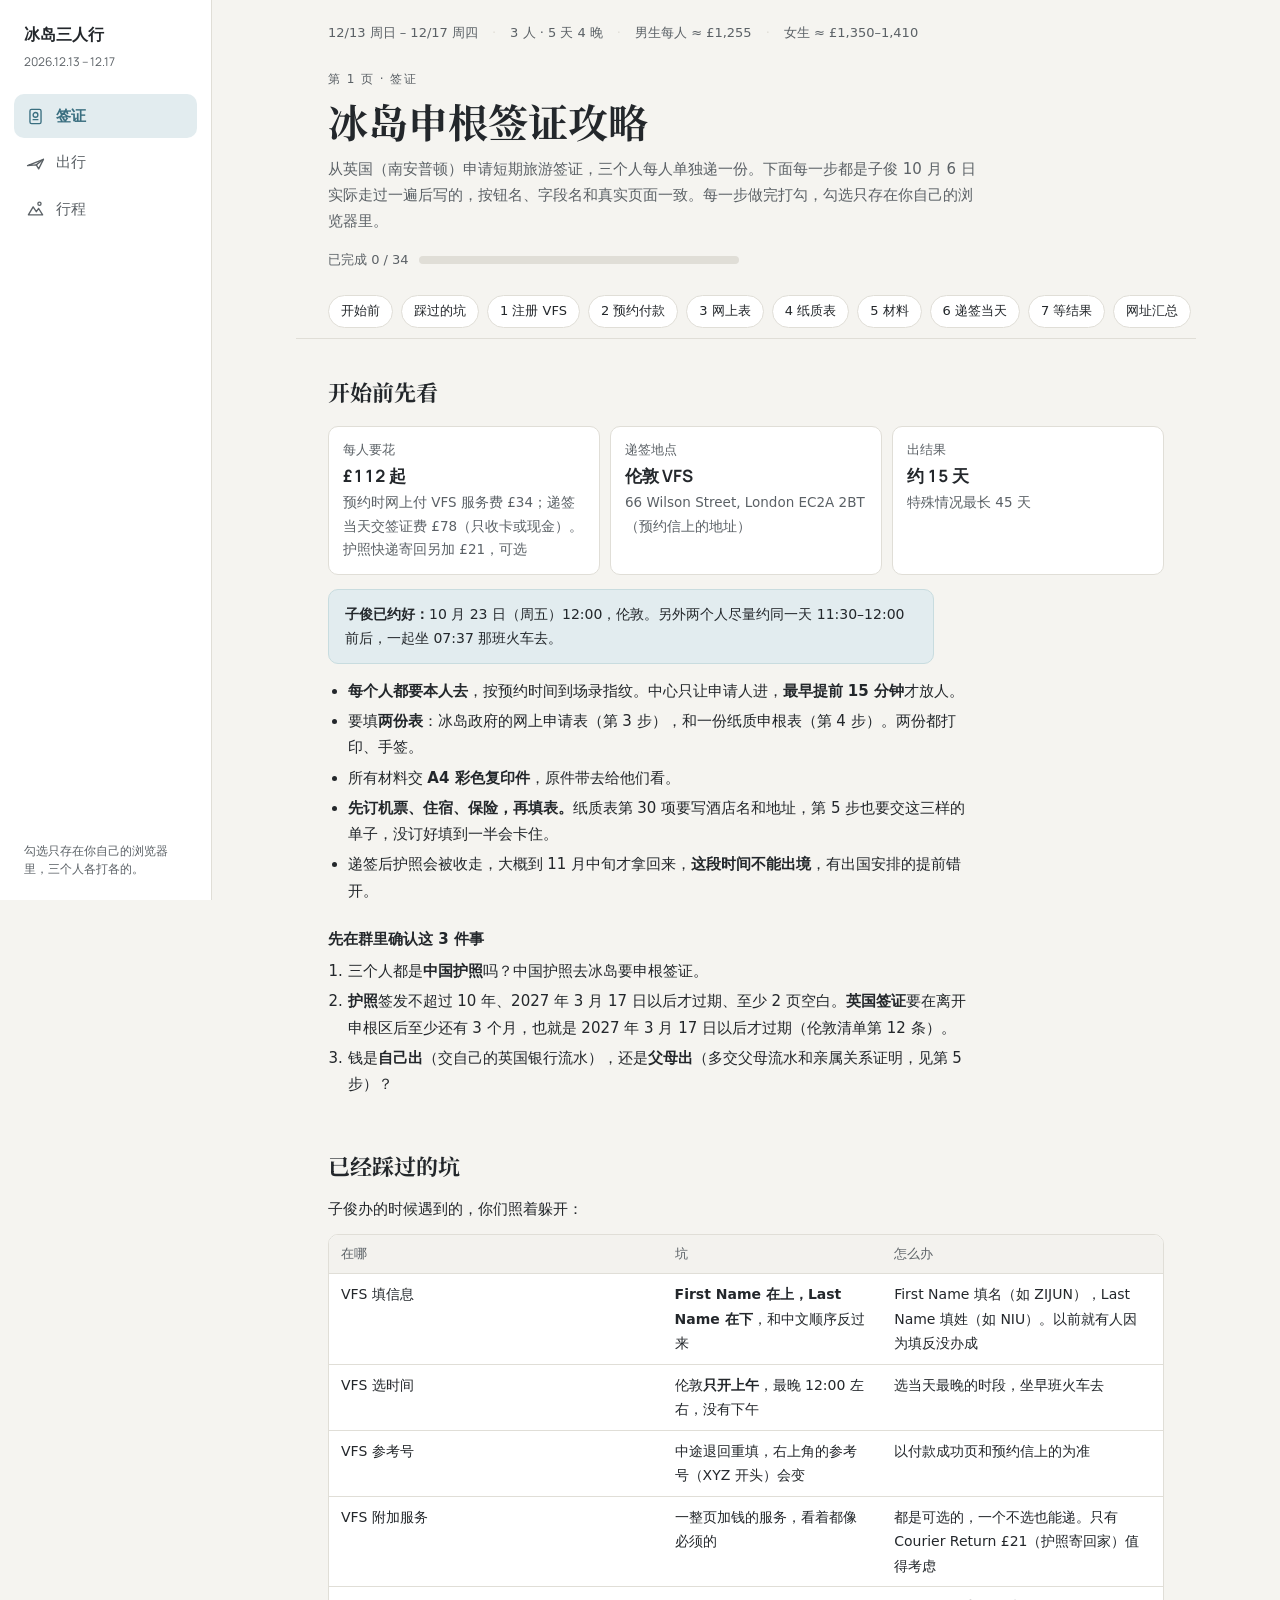
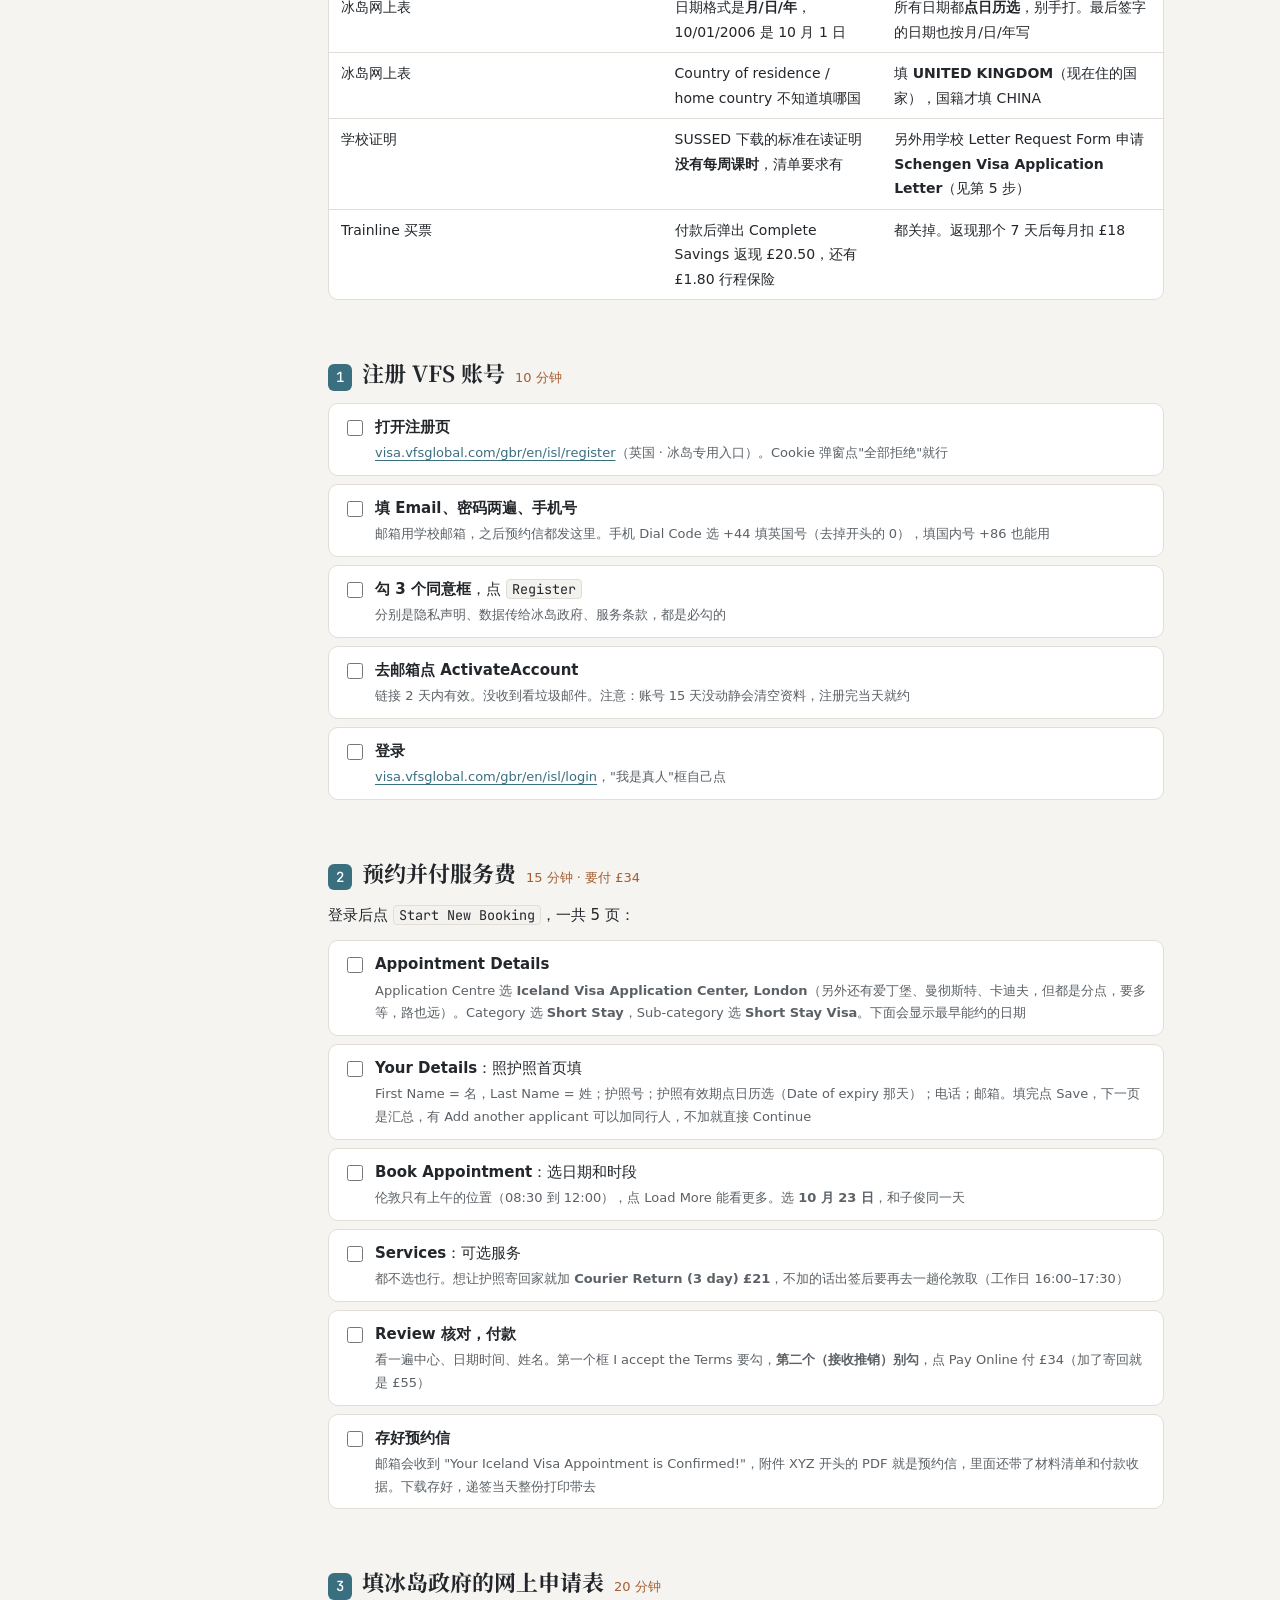
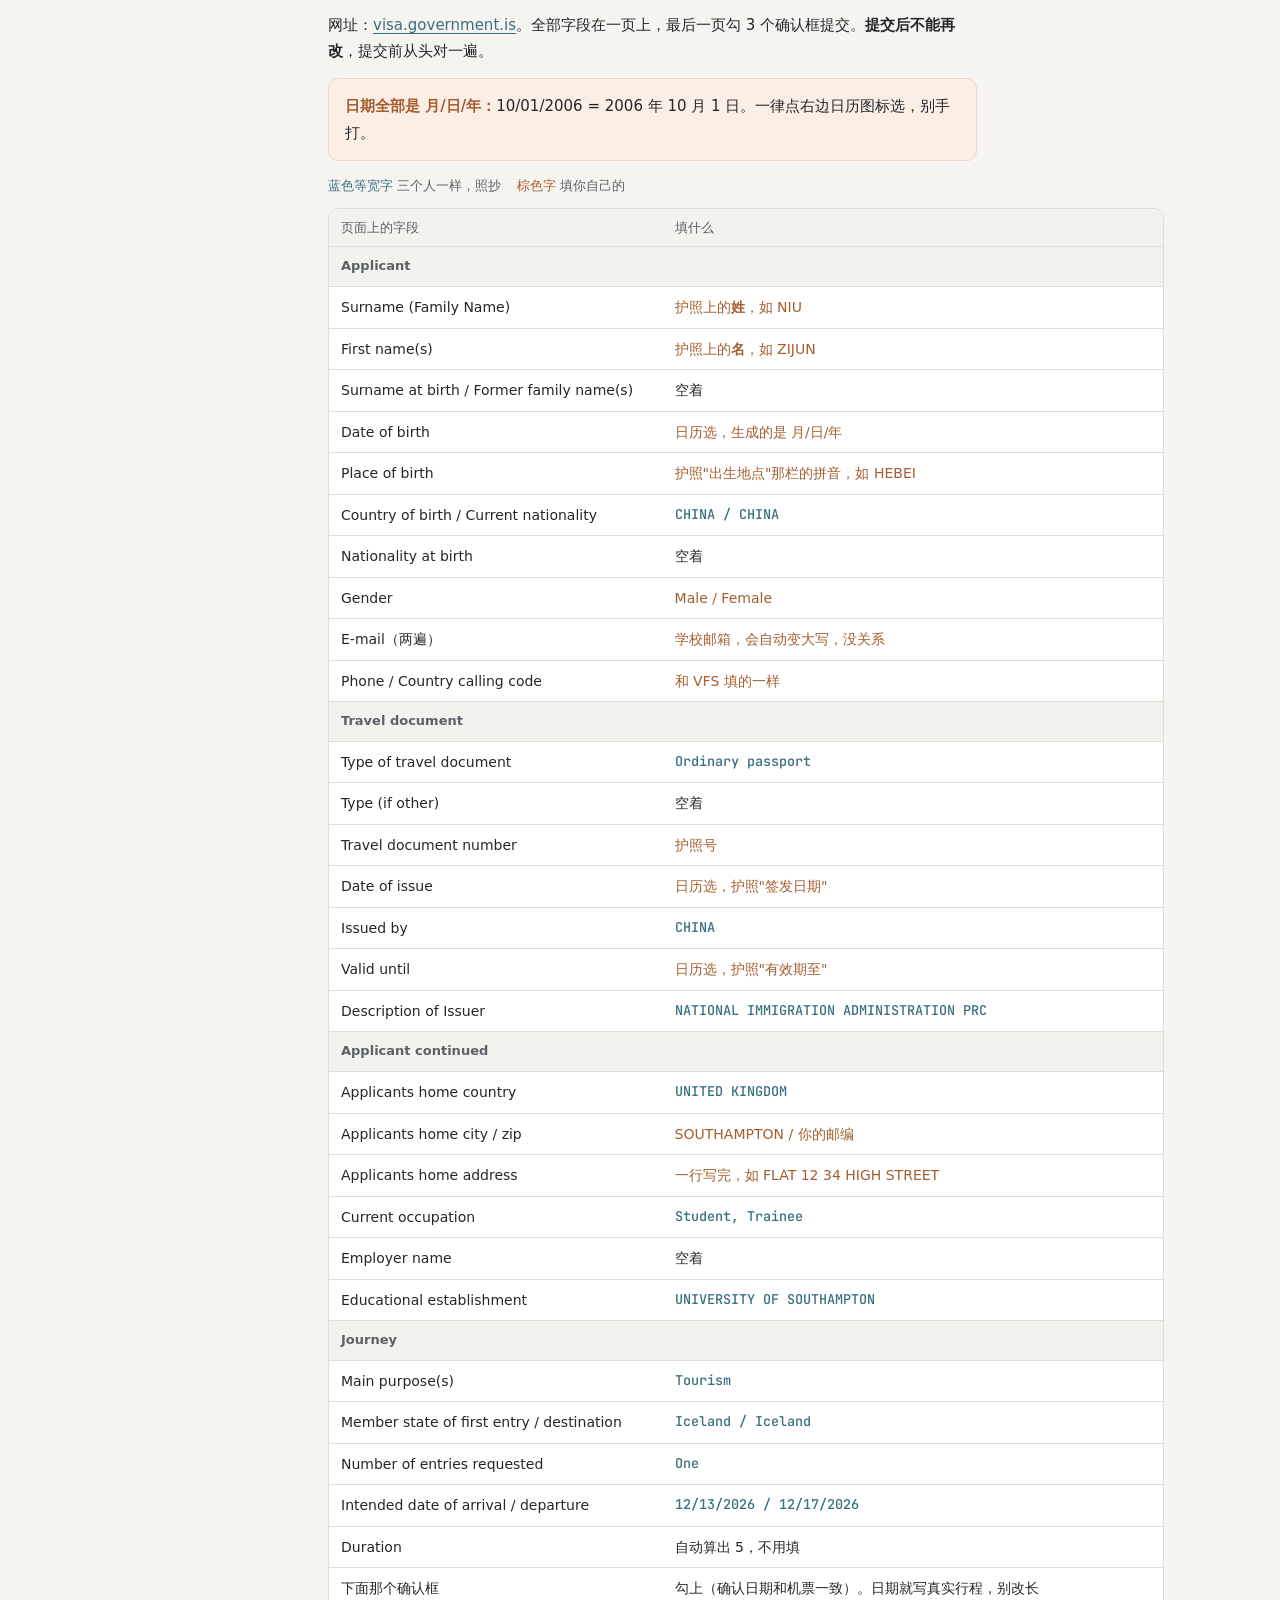
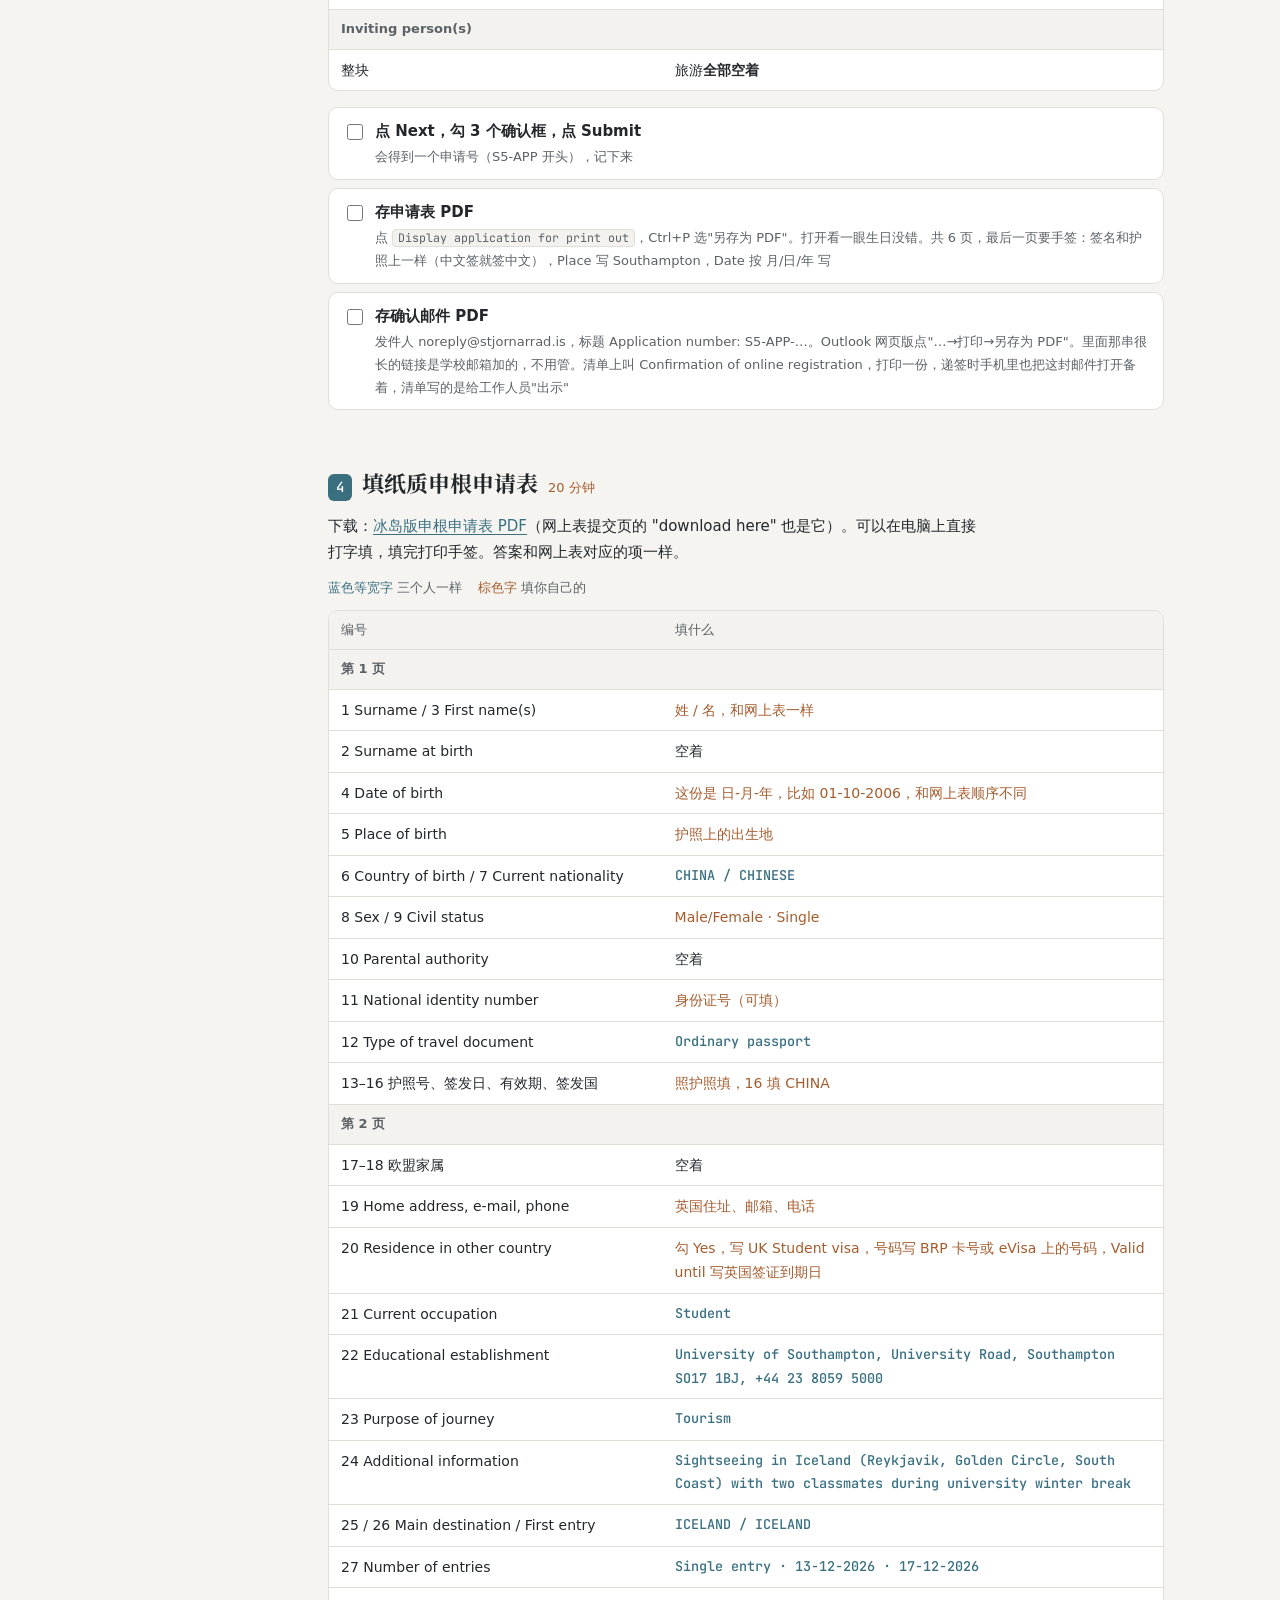
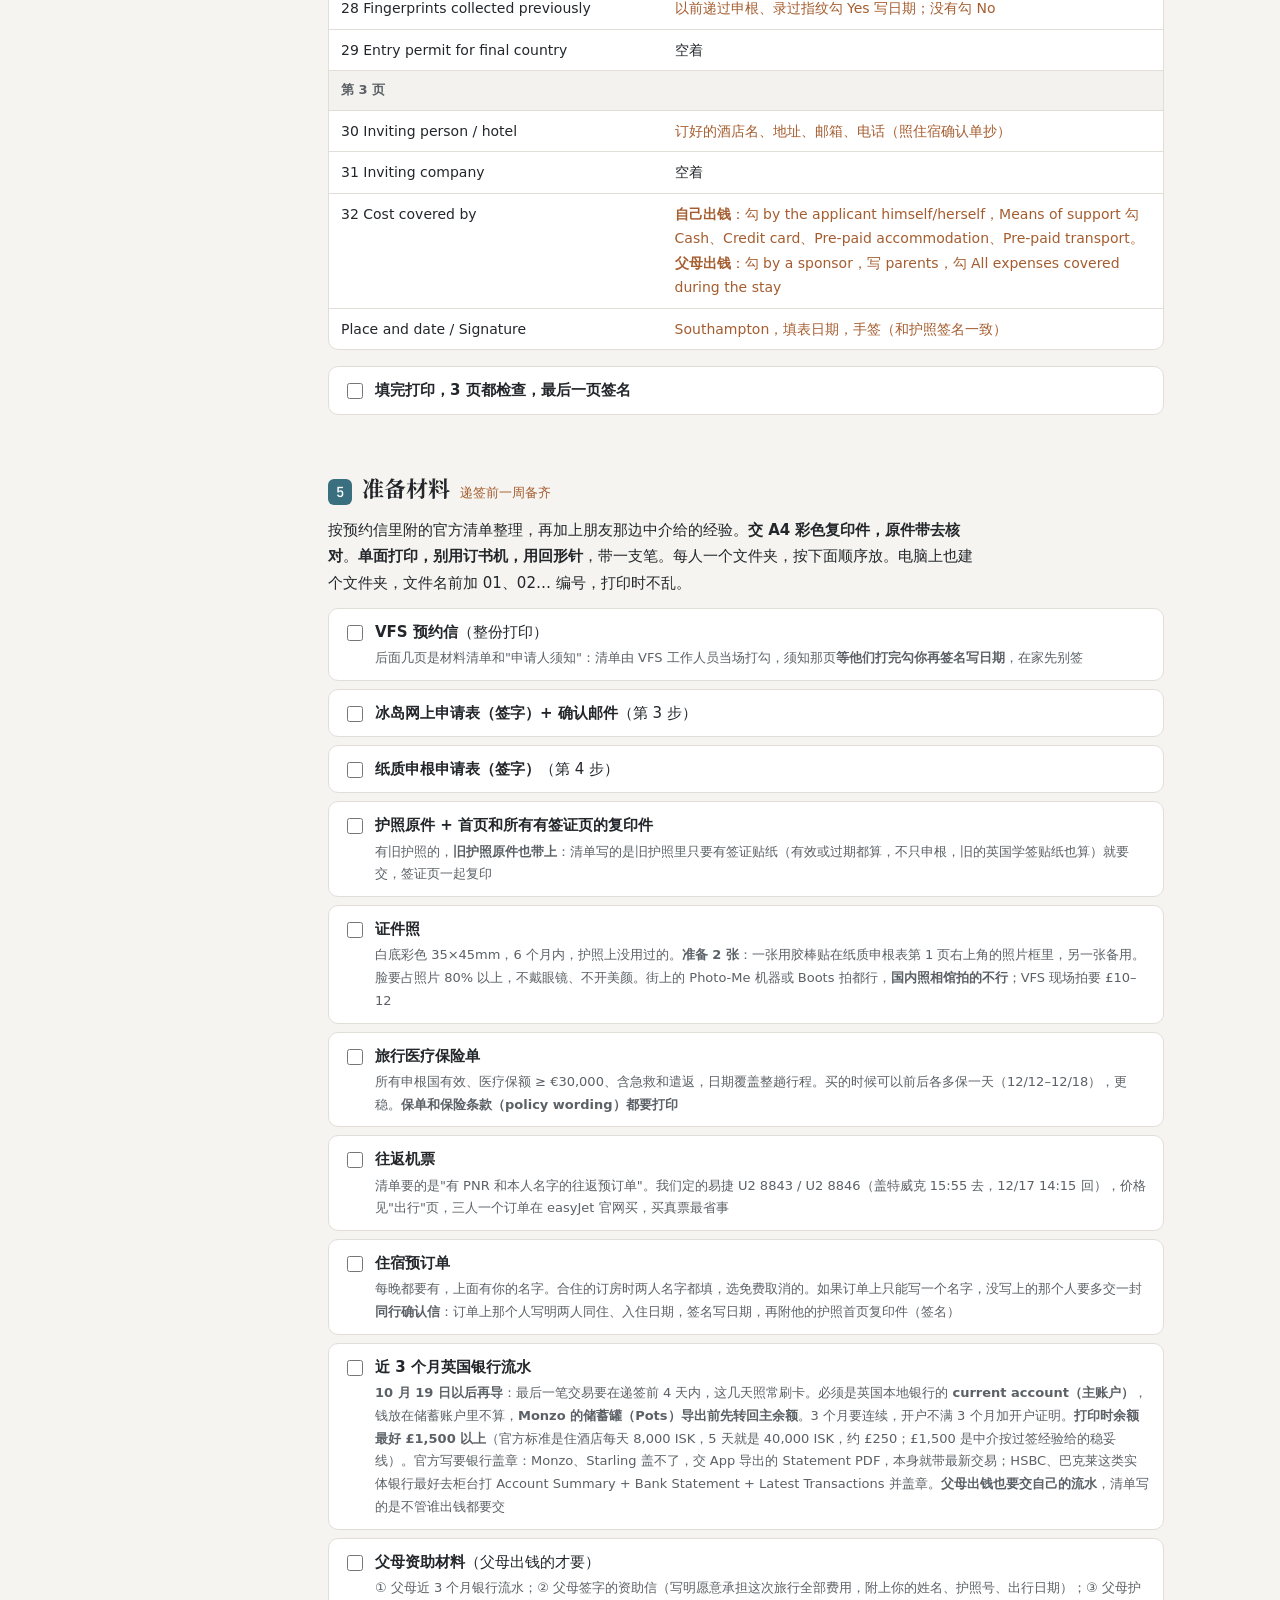
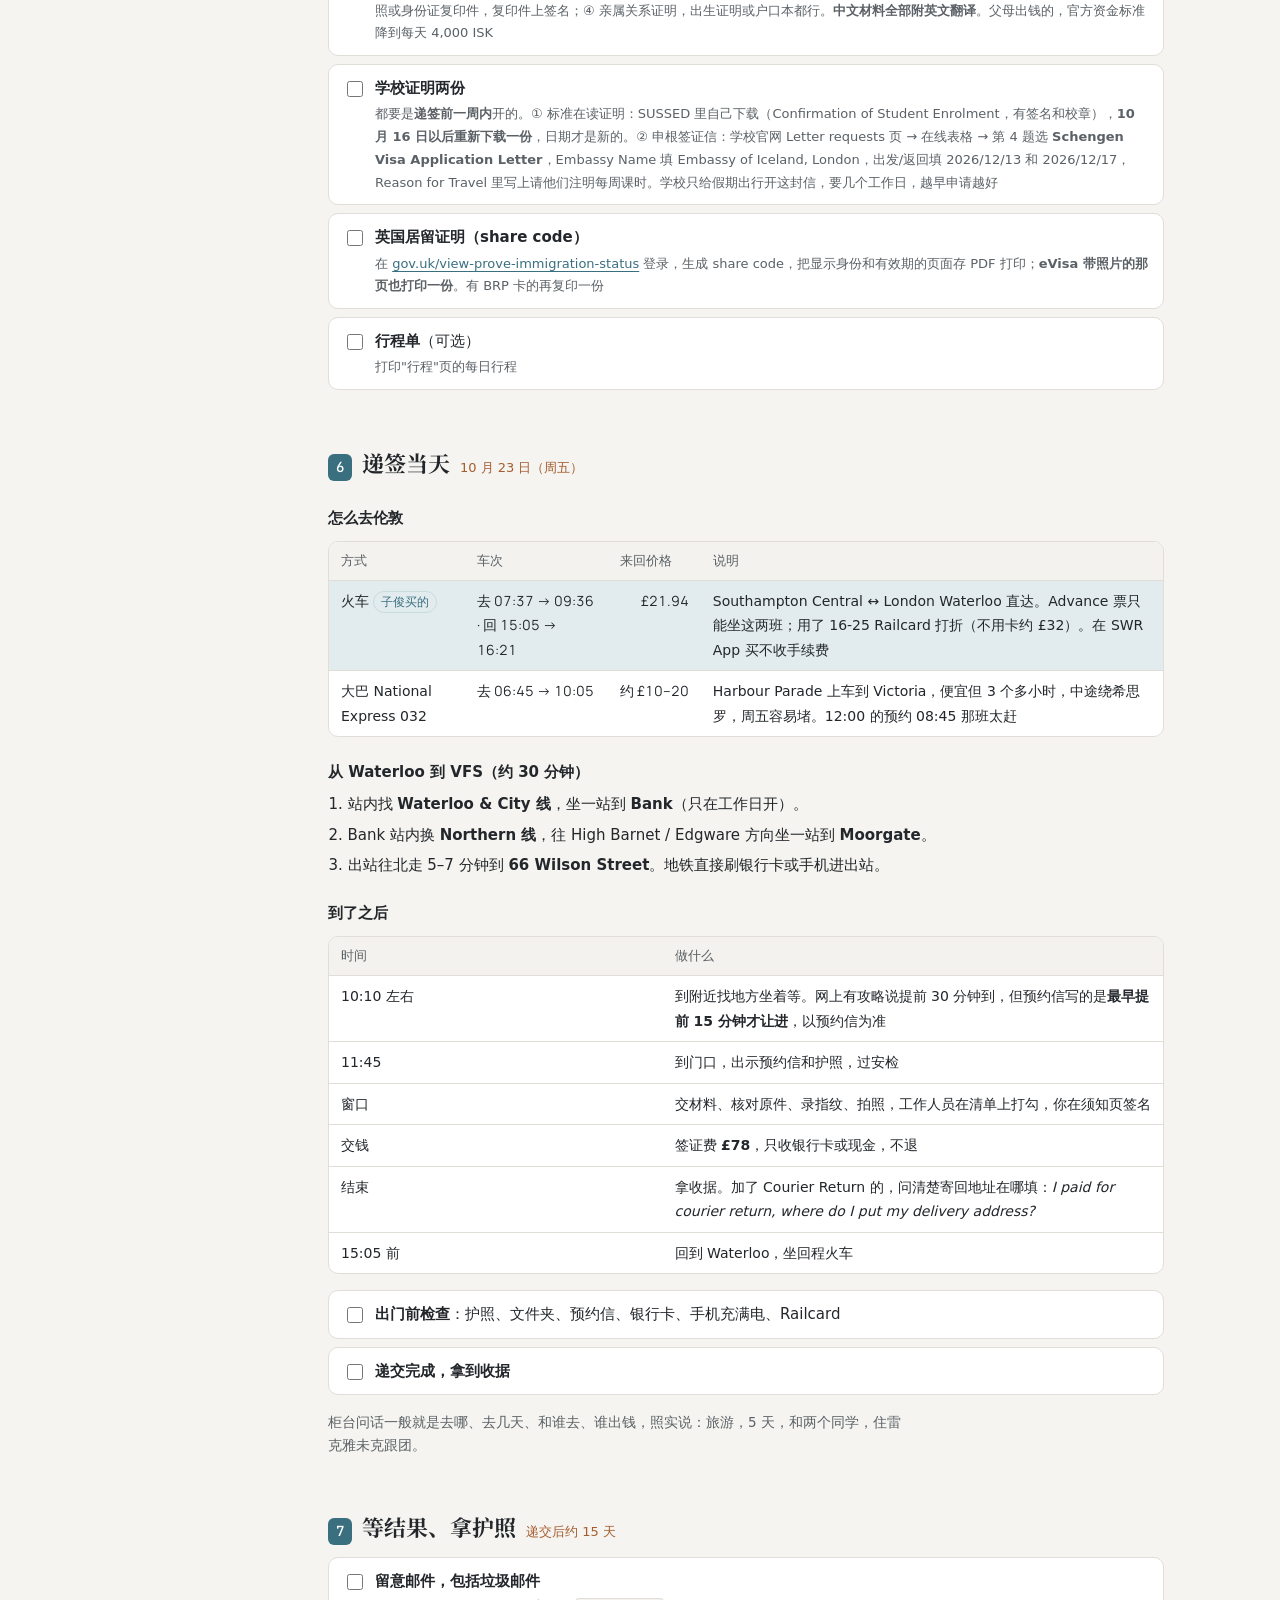
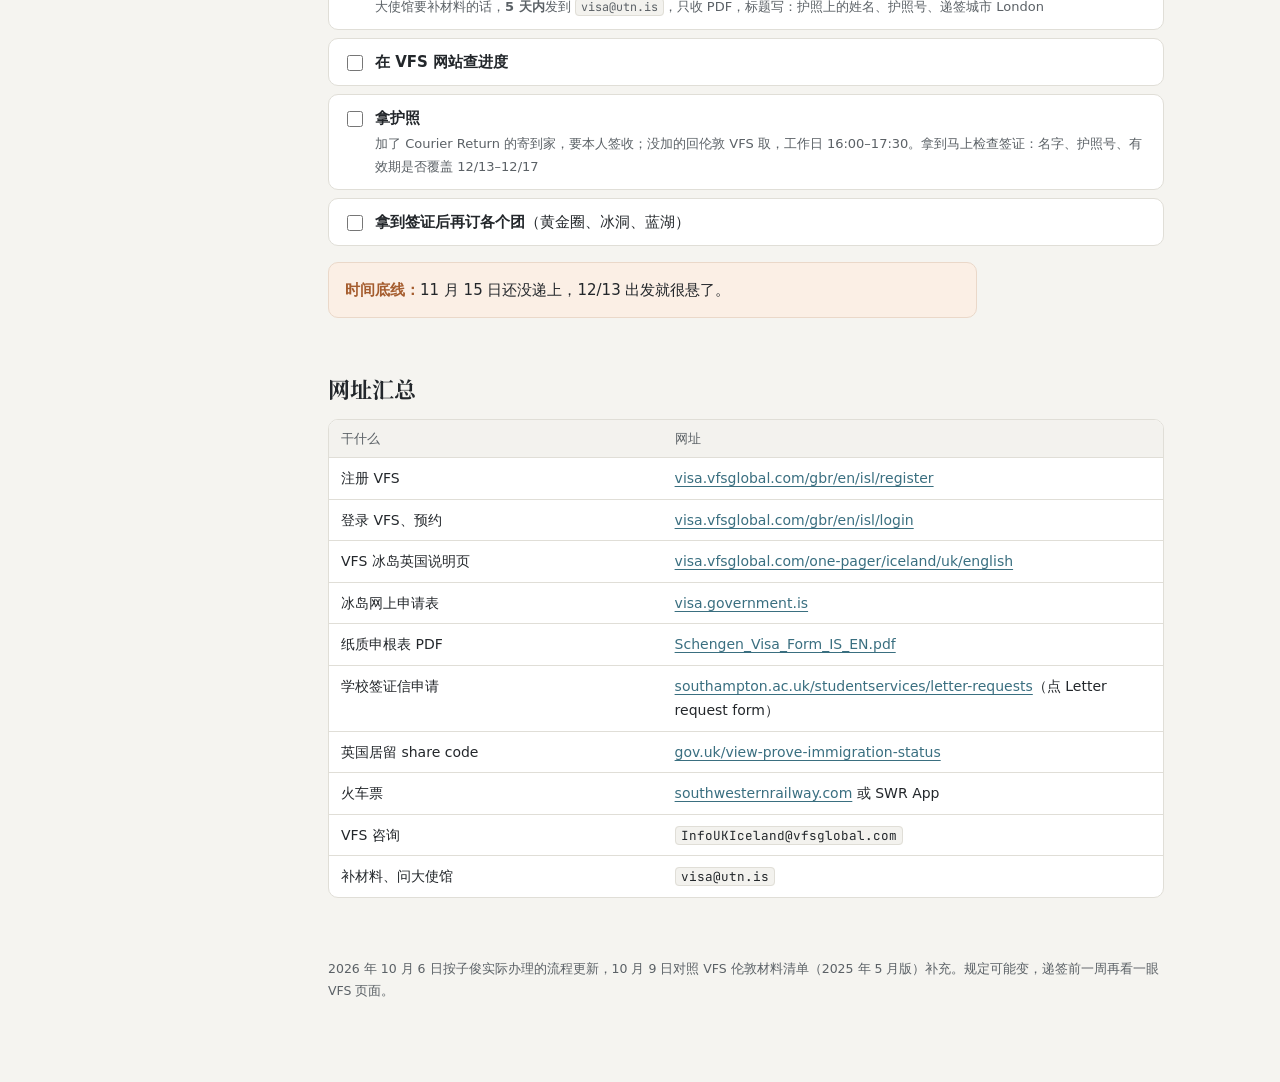
<file: iceland/index.html>
<!doctype html>
<html lang="zh-CN">
<head>
<meta charset="utf-8">
<meta name="viewport" content="width=device-width,initial-scale=1,viewport-fit=cover">
<title>冰岛三人行</title>
<meta name="theme-color" content="#F5F4F0">
<link rel="icon" href="data:image/svg+xml,%3Csvg xmlns='http://www.w3.org/2000/svg' viewBox='0 0 32 32'%3E%3Crect width='32' height='32' rx='8' fill='%233A6F80'/%3E%3Cpath d='M7 22l6-9 4 5 3-3 5 7z' fill='%23fff'/%3E%3C/svg%3E">
<link rel="preconnect" href="https://fonts.googleapis.com">
<link rel="preconnect" href="https://fonts.gstatic.com" crossorigin>
<link rel="stylesheet" href="https://fonts.googleapis.com/css2?family=Manrope:wght@400;500;600;700&family=Noto+Serif+SC:wght@600;700&family=JetBrains+Mono:wght@400;500&display=swap">
<style>
/* 和厨房账本同一套框架：电脑左侧导航、手机底部导航；浅色、柔和、低饱和 */
:root {
  color-scheme: light;
  --bg: #F5F4F0;
  --surface: #FFFFFF;
  --ink: #23272B;
  --muted: #5B6166;
  --line: #E0DED7;
  --accent: #3A6F80;
  --accent-soft: #E2ECEF;
  --warm: #A55D2F;
  --warm-soft: #FBEFE5;
  --sand: #F3F2EE;
  --font-display: "Noto Serif SC", "Songti SC", "STSong", serif;
  --font-body: system-ui, -apple-system, "PingFang SC", "Hiragino Sans GB", "Microsoft YaHei", sans-serif;
  --font-mono: "JetBrains Mono", ui-monospace, Menlo, Consolas, monospace;
  --num: "Manrope", system-ui, sans-serif;
}
* { box-sizing: border-box; }
html { -webkit-text-size-adjust: 100%; }
body { margin: 0; background: var(--bg); color: var(--ink); font: 15px/1.75 var(--font-body); -webkit-font-smoothing: antialiased; }
[hidden] { display: none !important; }

/* 框架 */
.side { position: fixed; inset: 0 auto 0 0; width: 212px; background: var(--surface); border-right: 1px solid var(--line); padding: 22px 14px; display: flex; flex-direction: column; gap: 22px; z-index: 30; }
.brand { padding: 0 10px; display: flex; flex-direction: column; gap: 2px; }
.brand b { font-size: 15.5px; }
.brand span { font-size: 12px; color: var(--muted); font-family: var(--num); }
#nav { display: flex; flex-direction: column; gap: 2px; }
#nav a { display: flex; align-items: center; gap: 11px; padding: 9px 12px; border-radius: 10px; text-decoration: none; color: var(--muted); font-weight: 500; transition: background-color .15s, color .15s; }
#nav a:hover { background: var(--bg); }
#nav a[aria-current=page] { background: var(--accent-soft); color: var(--accent); font-weight: 650; }
#nav svg { width: 19px; height: 19px; fill: none; stroke: currentColor; stroke-width: 1.7; stroke-linecap: round; stroke-linejoin: round; flex: none; }
.side .foot { margin-top: auto; padding: 0 10px; font-size: 12px; color: var(--muted); line-height: 1.5; }
.main { margin-left: 212px; min-height: 100vh; }
.wrap { max-width: 900px; margin: 0 auto; padding: 8px 32px 80px; }
.tab > header.top { padding-block: 24px 14px; }
nav.toc { position: sticky; top: 0; z-index: 5; background: var(--bg); border-bottom: 1px solid var(--line); margin-inline: -32px; padding: 10px 32px; display: flex; gap: 8px; overflow-x: auto; scrollbar-width: none; }
@media (max-width: 900px) {
  .side { inset: auto 0 0 0; width: auto; height: auto; padding: 0 0 env(safe-area-inset-bottom, 0px); border-right: 0; border-top: 1px solid var(--line); flex-direction: row; background: rgba(255,255,255,.96); backdrop-filter: blur(10px); -webkit-backdrop-filter: blur(10px); }
  .brand, .side .foot { display: none; }
  #nav { flex-direction: row; width: 100%; justify-content: space-around; gap: 0; }
  #nav a { flex-direction: column; gap: 2px; padding: 8px 4px 9px; font-size: 11.5px; flex: 1; border-radius: 0; }
  #nav a[aria-current=page] { background: transparent; }
  .main { margin-left: 0; }
  .wrap { padding: 0 16px 110px; }
  nav.toc { margin-inline: -16px; padding: 10px 16px; top: env(safe-area-inset-top, 0px); }
}
.num, .stat .v, .who > div > span, td.r { font-family: var(--num); font-variant-numeric: tabular-nums; }

/* Layout: one reading column, sticky chip nav, every section tagged 已定 / 待商量, tables in their own scroll boxes. Single light theme by the user's choice: soft glacier greys, low saturation. */

* { box-sizing: border-box; }


a { color: var(--accent); text-decoration-thickness: 1px; text-underline-offset: 3px; }
a:focus-visible, input:focus-visible { outline: 2px solid var(--accent); outline-offset: 2px; }


.eyebrow { font-size: 12px; letter-spacing: .12em; color: var(--muted); }
h1 { font-family: var(--font-display); font-weight: 700; font-size: clamp(28px, 6vw, 40px); line-height: 1.25; margin: 6px 0 10px; text-wrap: balance; }
.sub { color: var(--muted); margin: 0; max-width: 68ch; }

.status { display: flex; flex-wrap: wrap; gap: 8px 16px; margin-top: 14px; font-size: 13.5px; color: var(--muted); }
.status > span { display: inline-flex; align-items: center; gap: 6px; }

.pill { display: inline-block; font-size: 12px; font-weight: 500; line-height: 1.6; padding: 0 9px; border-radius: 999px; white-space: nowrap; vertical-align: 3px; }
.pill.fix { background: var(--accent); color: var(--surface); }
.pill.tbd { background: var(--warm-soft); color: var(--warm); border: 1px solid #e6cfbd; }
h2 .pill { margin-left: 8px; }


nav.toc::-webkit-scrollbar { display: none; }
nav.toc a {
  flex: none; font-size: 13px; text-decoration: none; color: var(--ink);
  background: var(--surface); border: 1px solid var(--line); border-radius: 999px; padding: 4px 12px;
}
nav.toc a:hover { border-color: var(--accent); color: var(--accent); }

section { padding-block: 36px 4px; scroll-margin-top: 56px; }
h2 { font-family: var(--font-display); font-weight: 700; font-size: 22px; margin: 0 0 10px; text-wrap: balance; }
h3 { font-size: 15px; font-weight: 700; margin: 22px 0 6px; }
p { margin: 0 0 12px; max-width: 68ch; }
.lead { font-size: 16px; }
ul, ol { margin: 0 0 12px; padding-left: 1.3em; max-width: 68ch; }
li { margin-bottom: 4px; }
.muted { color: var(--muted); }
.small { font-size: 13.5px; }
.num { font-variant-numeric: tabular-nums; }
strong { font-weight: 700; }

.callout { background: var(--warm-soft); border: 1px solid #ead8c9; border-radius: 10px; padding: 14px 16px; margin: 16px 0; max-width: 68ch; }
.callout strong { color: var(--warm); }
.note { background: var(--accent-soft); border: 1px solid #c8dcdf; border-radius: 10px; padding: 12px 16px; margin: 14px 0; max-width: 68ch; font-size: 14px; }

.stats { display: grid; grid-template-columns: repeat(3, minmax(0, 1fr)); gap: 10px; margin: 16px 0; }
.stat { background: var(--surface); border: 1px solid var(--line); border-radius: 10px; padding: 12px 14px; min-width: 0; }
.stat .k { font-size: 12px; color: var(--muted); letter-spacing: .04em; }
.stat .v { font-size: 22px; font-weight: 700; font-variant-numeric: tabular-nums; }
.stat .d { font-size: 12.5px; color: var(--muted); }
.stat.pick { border-color: var(--accent); background: var(--accent-soft); }
@media (max-width: 560px) { .stats { grid-template-columns: 1fr; } }

.day { margin: 14px 0 6px; max-width: 520px; }
.day .bar { position: relative; height: 14px; border-radius: 7px; background: #c9d3d6; overflow: hidden; }
.day .lit { position: absolute; top: 0; bottom: 0; left: calc(11.33 / 24 * 100%); width: calc(4.17 / 24 * 100%); background: #f1e3c6; }
.day .ticks { display: flex; justify-content: space-between; font-size: 11px; color: var(--muted); font-variant-numeric: tabular-nums; margin-top: 3px; }

.tbl { overflow-x: auto; margin: 10px 0 16px; border: 1px solid var(--line); border-radius: 10px; background: var(--surface); }
table { border-collapse: collapse; width: 100%; font-size: 14px; }
th, td { text-align: left; padding: 9px 12px; border-bottom: 1px solid var(--line); vertical-align: top; }
th { font-weight: 500; color: var(--muted); font-size: 12.5px; background: var(--sand); white-space: nowrap; }
tr:last-child td { border-bottom: 0; }
td.r, th.r { text-align: right; font-variant-numeric: tabular-nums; white-space: nowrap; }
td.nw { white-space: nowrap; }
tr.rec td { background: var(--accent-soft); }
tr.total td { font-weight: 700; background: var(--sand); }
tr.sub td { color: var(--muted); font-size: 13px; }
.tag { display: inline-block; font-size: 11.5px; padding: 0 7px; border-radius: 999px; background: var(--accent-soft); color: var(--accent); border: 1px solid #c8dcdf; margin-left: 4px; white-space: nowrap; }
.tag.w { background: var(--warm-soft); color: var(--warm); border-color: #e6cfbd; }

.flight { display: grid; grid-template-columns: repeat(2, minmax(0, 1fr)); gap: 12px; margin: 14px 0; }
.leg { background: var(--surface); border: 1px solid var(--accent); border-radius: 10px; padding: 14px 16px; min-width: 0; }
.leg .when { font-size: 12.5px; color: var(--muted); }
.leg .fn { font-weight: 700; font-size: 15px; margin: 2px 0 6px; }
.leg .route { display: flex; align-items: baseline; gap: 10px; flex-wrap: wrap; font-variant-numeric: tabular-nums; }
.leg .route b { font-size: 22px; }
.leg .route span { color: var(--muted); font-size: 13px; }
@media (max-width: 560px) { .flight { grid-template-columns: 1fr; } }

.steps { list-style: none; padding: 0; margin: 10px 0 16px; display: grid; gap: 8px; max-width: 100%; }
.steps li { display: grid; grid-template-columns: 120px minmax(0, 1fr); gap: 12px; background: var(--surface); border: 1px solid var(--line); border-radius: 10px; padding: 10px 14px; margin: 0; }
.steps .when { font-weight: 700; color: var(--accent); font-variant-numeric: tabular-nums; }
.steps li.last .when { color: var(--warm); }
@media (max-width: 560px) { .steps li { grid-template-columns: 1fr; gap: 2px; } }

.days { display: grid; gap: 12px; margin: 12px 0; }
.dayc { background: var(--surface); border: 1px solid var(--line); border-radius: 10px; padding: 14px 16px; display: grid; grid-template-columns: 92px minmax(0, 1fr); gap: 14px; }
.dayc .d { font-weight: 700; font-variant-numeric: tabular-nums; font-size: 16px; }
.dayc .d small { display: block; font-weight: 400; color: var(--muted); font-size: 12px; }
.dayc .t { font-weight: 700; margin: 0 0 6px; }
.dayc ol.time { list-style: none; padding: 0; margin: 0 0 8px; display: grid; gap: 3px; }
.dayc ol.time li { display: grid; grid-template-columns: 52px minmax(0, 1fr); gap: 8px; margin: 0; font-size: 14px; }
.dayc ol.time li span:first-child { color: var(--muted); font-variant-numeric: tabular-nums; }
.dayc .tips { font-size: 13.5px; color: var(--muted); margin: 0; padding-left: 1.2em; }
.dayc .tips li { margin-bottom: 2px; }
.dayc.flex { border-style: dashed; }
@media (max-width: 560px) { .dayc { grid-template-columns: 1fr; gap: 6px; } }

.tours { display: grid; grid-template-columns: repeat(2, minmax(0, 1fr)); gap: 12px; margin: 14px 0; }
.tour { background: var(--surface); border: 1px solid var(--line); border-radius: 10px; padding: 14px 16px; display: flex; flex-direction: column; gap: 6px; min-width: 0; }
.tour .t { font-weight: 700; }
.tour .p { font-size: 18px; font-weight: 700; font-variant-numeric: tabular-nums; }
.tour .p small { font-size: 12.5px; font-weight: 400; color: var(--muted); }
.tour dl { margin: 0; display: grid; grid-template-columns: 44px minmax(0, 1fr); gap: 4px 8px; font-size: 13.5px; }
.tour dt { color: var(--muted); }
.tour dd { margin: 0; }
.tour .go { margin-top: auto; font-size: 13.5px; }
@media (max-width: 640px) { .tours { grid-template-columns: 1fr; } }

.checks { list-style: none; padding: 0; columns: 2 260px; column-gap: 24px; max-width: 100%; }
.checks li { break-inside: avoid; display: flex; gap: 8px; align-items: flex-start; margin-bottom: 6px; }
.checks input { margin-top: 6px; accent-color: var(--accent); flex: none; }
.checks label { cursor: pointer; }
.checks input:checked + label { color: var(--muted); text-decoration: line-through; }

.sources { font-size: 13px; color: var(--muted); }
.sources li { margin-bottom: 2px; }
footer { margin-top: 40px; font-size: 12.5px; color: var(--muted); }
html { scroll-behavior: smooth; }
@media (prefers-reduced-motion: reduce) { html { scroll-behavior: auto; } }

/* ---- 签证页 ---- */

/* Layout: a numbered walkthrough (the order is the point), each step a section with its own tick-box; form cheat-sheets as field / what-to-write tables. Single light theme by the user's choice: soft glacier greys. */

* { box-sizing: border-box; }


a { color: var(--accent); text-decoration-thickness: 1px; text-underline-offset: 3px; word-break: break-word; }
a:focus-visible, input:focus-visible, button:focus-visible { outline: 2px solid var(--accent); outline-offset: 2px; }

.eyebrow { font-size: 12px; letter-spacing: .12em; color: var(--muted); }
h1 { font-family: var(--font-display); font-weight: 700; font-size: clamp(28px, 6vw, 40px); line-height: 1.25; margin: 6px 0 10px; text-wrap: balance; }
.sub { color: var(--muted); margin: 0; max-width: 68ch; }


nav.toc::-webkit-scrollbar { display: none; }
nav.toc a { flex: none; font-size: 13px; text-decoration: none; color: var(--ink); background: var(--surface); border: 1px solid var(--line); border-radius: 999px; padding: 4px 12px; font-variant-numeric: tabular-nums; }
nav.toc a:hover { border-color: var(--accent); color: var(--accent); }

section { padding-block: 34px 4px; scroll-margin-top: 56px; }
h2 { font-family: var(--font-display); font-weight: 700; font-size: 22px; margin: 0 0 10px; text-wrap: balance; display: flex; align-items: baseline; gap: 10px; flex-wrap: wrap; }
h2 .no { font-family: var(--font-mono); font-size: 14px; font-weight: 500; color: var(--surface); background: var(--accent); border-radius: 6px; padding: 1px 8px; }
h2 .when { font-family: var(--font-body); font-size: 13px; font-weight: 500; color: var(--warm); }
h3 { font-size: 15px; font-weight: 700; margin: 22px 0 6px; }
p { margin: 0 0 12px; max-width: 68ch; }
ul, ol { margin: 0 0 12px; padding-left: 1.3em; max-width: 68ch; }
li { margin-bottom: 4px; }
.muted { color: var(--muted); }
.small { font-size: 13.5px; }
code, .mono { font-family: var(--font-mono); font-size: .9em; background: var(--sand); border: 1px solid var(--line); border-radius: 4px; padding: 0 5px; word-break: break-all; }
strong { font-weight: 700; }

.callout { background: var(--warm-soft); border: 1px solid #ead8c9; border-radius: 10px; padding: 14px 16px; margin: 14px 0; max-width: 68ch; }
.callout strong { color: var(--warm); }
.note { background: var(--accent-soft); border: 1px solid #c8dcdf; border-radius: 10px; padding: 12px 16px; margin: 14px 0; max-width: 68ch; font-size: 14px; }

.who { display: grid; grid-template-columns: repeat(3, minmax(0, 1fr)); gap: 10px; margin: 14px 0; }
.who > div { background: var(--surface); border: 1px solid var(--line); border-radius: 10px; padding: 12px 14px; min-width: 0; }
.who > div > b { display: block; font-size: 13px; color: var(--muted); font-weight: 500; }
.who > div > span { font-size: 17px; font-weight: 700; font-variant-numeric: tabular-nums; }
@media (max-width: 560px) { .who { grid-template-columns: 1fr; } }

.tbl { overflow-x: auto; margin: 10px 0 16px; border: 1px solid var(--line); border-radius: 10px; background: var(--surface); }
table { border-collapse: collapse; width: 100%; font-size: 14px; }
th, td { text-align: left; padding: 8px 12px; border-bottom: 1px solid var(--line); vertical-align: top; }
th { font-weight: 500; color: var(--muted); font-size: 12.5px; background: var(--sand); white-space: nowrap; }
tr:last-child td { border-bottom: 0; }
td.f { font-weight: 500; width: 40%; }
@media (max-width: 560px) { th, td { padding: 8px 10px; } table { font-size: 13.5px; } }
td.fix { font-family: var(--font-mono); font-size: 13.5px; color: var(--accent); font-weight: 500; }
td.you { color: var(--warm); }
tr.grp td { background: var(--sand); font-weight: 700; font-size: 13px; color: var(--muted); }

.legend { display: flex; flex-wrap: wrap; gap: 6px 16px; font-size: 13px; color: var(--muted); margin: 8px 0; }
.legend .a { color: var(--accent); font-family: var(--font-mono); font-weight: 500; }
.legend .b { color: var(--warm); }

.do { list-style: none; padding: 0; margin: 10px 0 16px; display: grid; gap: 8px; max-width: 100%; }
.do li { display: grid; grid-template-columns: 22px minmax(0, 1fr); gap: 10px; align-items: start; background: var(--surface); border: 1px solid var(--line); border-radius: 10px; padding: 10px 14px; margin: 0; }
.do input { margin-top: 6px; accent-color: var(--accent); width: 16px; height: 16px; }
.do label { cursor: pointer; }
.do input:checked + label { color: var(--muted); }
.do input:checked + label strong { text-decoration: line-through; }
.do label small { display: block; color: var(--muted); font-size: 13px; margin-top: 2px; }

.progress { display: flex; align-items: center; gap: 10px; font-size: 13px; color: var(--muted); margin-top: 14px; }
.progress .bar { flex: 1; height: 8px; border-radius: 4px; background: var(--line); overflow: hidden; max-width: 320px; }
.progress .bar i { display: block; height: 100%; width: 0; background: var(--accent); transition: width .3s; }
@media (prefers-reduced-motion: reduce) { .progress .bar i { transition: none; } }

.sources { font-size: 13px; color: var(--muted); }
footer { margin-top: 40px; font-size: 12.5px; color: var(--muted); }
html { scroll-behavior: smooth; }
@media (prefers-reduced-motion: reduce) { html { scroll-behavior: auto; } }


/* 三页共用的顶条 */
.tripbar { display: flex; flex-wrap: wrap; gap: 4px 14px; align-items: baseline; padding: 14px 0 0; font-size: 13px; color: var(--muted); font-variant-numeric: tabular-nums; }
.tripbar b { color: var(--ink); font-size: 14px; }
.tripbar span + span::before { content: "·"; margin-right: 14px; color: var(--line); }
@media (min-width: 901px) { .tripbar b { display: none; } }
</style>
</head>
<body>
<aside class="side">
  <div class="brand"><b>冰岛三人行</b><span>2026.12.13 – 12.17</span></div>
  <nav id="nav" aria-label="主导航">
    <a href="#visa" data-tab="visa"><svg viewBox="0 0 24 24" aria-hidden="true"><rect x="5" y="3" width="14" height="18" rx="2"/><circle cx="12" cy="10" r="3"/><path d="M9 16h6"/></svg><span>签证</span></a>
    <a href="#go" data-tab="go"><svg viewBox="0 0 24 24" aria-hidden="true"><path d="M2 16l20-8-6 12-3-5z"/><path d="M13 15l9-7"/></svg><span>出行</span></a>
    <a href="#plan" data-tab="plan"><svg viewBox="0 0 24 24" aria-hidden="true"><path d="M3 20l6-10 4 6 3-4 5 8z"/><circle cx="17" cy="6" r="2"/></svg><span>行程</span></a>
  </nav>
  <div class="foot">勾选只存在你自己的浏览器里，三个人各打各的。</div>
</aside>
<main class="main"><div class="wrap">
<div class="tripbar"><b>冰岛三人行</b><span>12/13 周日 – 12/17 周四</span><span>3 人 · 5 天 4 晚</span><span>男生每人 ≈ £1,255</span><span>女生 ≈ £1,350–1,410</span></div>
<div class="tab" id="tab-visa" data-tab="visa">
<header class="top">
  <div class="eyebrow">第 1 页 · 签证</div>
  <h1>冰岛申根签证攻略</h1>
  <p class="sub">从英国（南安普顿）申请短期旅游签证，三个人每人单独递一份。下面每一步都是子俊 10 月 6 日实际走过一遍后写的，按钮名、字段名和真实页面一致。每一步做完打勾，勾选只存在你自己的浏览器里。</p>
  <div class="progress" aria-live="polite"><span id="progtext">已完成 0 / 0</span><div class="bar"><i id="progbar"></i></div></div>
</header>
<nav class="toc" aria-label="步骤">
  <a href="#before">开始前</a><a href="#pitfalls">踩过的坑</a><a href="#s1">1 注册 VFS</a><a href="#s2">2 预约付款</a><a href="#s3">3 网上表</a><a href="#s4">4 纸质表</a><a href="#s5">5 材料</a><a href="#s6">6 递签当天</a><a href="#s7">7 等结果</a><a href="#links">网址汇总</a>
</nav>

<section id="before">
  <h2>开始前先看</h2>
  <div class="who">
    <div><b>每人要花</b><span>£112 起</span><div class="small muted">预约时网上付 VFS 服务费 £34；递签当天交签证费 £78（只收卡或现金）。护照快递寄回另加 £21，可选</div></div>
    <div><b>递签地点</b><span>伦敦 VFS</span><div class="small muted">66 Wilson Street, London EC2A 2BT（预约信上的地址）</div></div>
    <div><b>出结果</b><span>约 15 天</span><div class="small muted">特殊情况最长 45 天</div></div>
  </div>
  <div class="note"><strong>子俊已约好：</strong>10 月 23 日（周五）12:00，伦敦。另外两个人尽量约同一天 11:30–12:00 前后，一起坐 07:37 那班火车去。</div>
  <ul>
    <li><strong>每个人都要本人去</strong>，按预约时间到场录指纹。中心只让申请人进，<strong>最早提前 15 分钟</strong>才放人。</li>
    <li>要填<strong>两份表</strong>：冰岛政府的网上申请表（第 3 步），和一份纸质申根表（第 4 步）。两份都打印、手签。</li>
    <li>所有材料交 <strong>A4 彩色复印件</strong>，原件带去给他们看。</li>
    <li><strong>先订机票、住宿、保险，再填表。</strong>纸质表第 30 项要写酒店名和地址，第 5 步也要交这三样的单子，没订好填到一半会卡住。</li>
    <li>递签后护照会被收走，大概到 11 月中旬才拿回来，<strong>这段时间不能出境</strong>，有出国安排的提前错开。</li>
  </ul>
  <h3>先在群里确认这 3 件事</h3>
  <ol>
    <li>三个人都是<strong>中国护照</strong>吗？中国护照去冰岛要申根签证。</li>
    <li><strong>护照</strong>签发不超过 10 年、2027 年 3 月 17 日以后才过期、至少 2 页空白。<strong>英国签证</strong>要在离开申根区后至少还有 3 个月，也就是 2027 年 3 月 17 日以后才过期（伦敦清单第 12 条）。</li>
    <li>钱是<strong>自己出</strong>（交自己的英国银行流水），还是<strong>父母出</strong>（多交父母流水和亲属关系证明，见第 5 步）？</li>
  </ol>
</section>

<section id="pitfalls">
  <h2>已经踩过的坑</h2>
  <p>子俊办的时候遇到的，你们照着躲开：</p>
  <div class="tbl"><table>
    <thead><tr><th>在哪</th><th>坑</th><th>怎么办</th></tr></thead>
    <tbody>
      <tr><td class="f">VFS 填信息</td><td><strong>First Name 在上，Last Name 在下</strong>，和中文顺序反过来</td><td>First Name 填名（如 ZIJUN），Last Name 填姓（如 NIU）。以前就有人因为填反没办成</td></tr>
      <tr><td class="f">VFS 选时间</td><td>伦敦<strong>只开上午</strong>，最晚 12:00 左右，没有下午</td><td>选当天最晚的时段，坐早班火车去</td></tr>
      <tr><td class="f">VFS 参考号</td><td>中途退回重填，右上角的参考号（XYZ 开头）会变</td><td>以付款成功页和预约信上的为准</td></tr>
      <tr><td class="f">VFS 附加服务</td><td>一整页加钱的服务，看着都像必须的</td><td>都是可选的，一个不选也能递。只有 Courier Return £21（护照寄回家）值得考虑</td></tr>
      <tr><td class="f">冰岛网上表</td><td>日期格式是<strong>月/日/年</strong>，10/01/2006 是 10 月 1 日</td><td>所有日期都<strong>点日历选</strong>，别手打。最后签字的日期也按月/日/年写</td></tr>
      <tr><td class="f">冰岛网上表</td><td>Country of residence / home country 不知道填哪国</td><td>填 <strong>UNITED KINGDOM</strong>（现在住的国家），国籍才填 CHINA</td></tr>
      <tr><td class="f">学校证明</td><td>SUSSED 下载的标准在读证明<strong>没有每周课时</strong>，清单要求有</td><td>另外用学校 Letter Request Form 申请 <strong>Schengen Visa Application Letter</strong>（见第 5 步）</td></tr>
      <tr><td class="f">Trainline 买票</td><td>付款后弹出 Complete Savings 返现 £20.50，还有 £1.80 行程保险</td><td>都关掉。返现那个 7 天后每月扣 £18</td></tr>
    </tbody>
  </table></div>
</section>

<section id="s1">
  <h2><span class="no">1</span>注册 VFS 账号<span class="when">10 分钟</span></h2>
  <ol class="do">
    <li><input type="checkbox" id="c1a"><label for="c1a"><strong>打开注册页</strong><small><a href="https://visa.vfsglobal.com/gbr/en/isl/register" target="_blank" rel="noopener">visa.vfsglobal.com/gbr/en/isl/register</a>（英国 · 冰岛专用入口）。Cookie 弹窗点"全部拒绝"就行</small></label></li>
    <li><input type="checkbox" id="c1b"><label for="c1b"><strong>填 Email、密码两遍、手机号</strong><small>邮箱用学校邮箱，之后预约信都发这里。手机 Dial Code 选 +44 填英国号（去掉开头的 0），填国内号 +86 也能用</small></label></li>
    <li><input type="checkbox" id="c1c"><label for="c1c"><strong>勾 3 个同意框</strong>，点 <code>Register</code><small>分别是隐私声明、数据传给冰岛政府、服务条款，都是必勾的</small></label></li>
    <li><input type="checkbox" id="c1d"><label for="c1d"><strong>去邮箱点 ActivateAccount</strong><small>链接 2 天内有效。没收到看垃圾邮件。注意：账号 15 天没动静会清空资料，注册完当天就约</small></label></li>
    <li><input type="checkbox" id="c1e"><label for="c1e"><strong>登录</strong><small><a href="https://visa.vfsglobal.com/gbr/en/isl/login" target="_blank" rel="noopener">visa.vfsglobal.com/gbr/en/isl/login</a>，"我是真人"框自己点</small></label></li>
  </ol>
</section>

<section id="s2">
  <h2><span class="no">2</span>预约并付服务费<span class="when">15 分钟 · 要付 £34</span></h2>
  <p>登录后点 <code>Start New Booking</code>，一共 5 页：</p>
  <ol class="do">
    <li><input type="checkbox" id="c2a"><label for="c2a"><strong>Appointment Details</strong><small>Application Centre 选 <strong>Iceland Visa Application Center, London</strong>（另外还有爱丁堡、曼彻斯特、卡迪夫，但都是分点，要多等，路也远）。Category 选 <strong>Short Stay</strong>，Sub-category 选 <strong>Short Stay Visa</strong>。下面会显示最早能约的日期</small></label></li>
    <li><input type="checkbox" id="c2b"><label for="c2b"><strong>Your Details</strong>：照护照首页填<small>First Name = 名，Last Name = 姓；护照号；护照有效期点日历选（Date of expiry 那天）；电话；邮箱。填完点 Save，下一页是汇总，有 Add another applicant 可以加同行人，不加就直接 Continue</small></label></li>
    <li><input type="checkbox" id="c2c"><label for="c2c"><strong>Book Appointment</strong>：选日期和时段<small>伦敦只有上午的位置（08:30 到 12:00），点 Load More 能看更多。选 <strong>10 月 23 日</strong>，和子俊同一天</small></label></li>
    <li><input type="checkbox" id="c2d"><label for="c2d"><strong>Services</strong>：可选服务<small>都不选也行。想让护照寄回家就加 <strong>Courier Return (3 day) £21</strong>，不加的话出签后要再去一趟伦敦取（工作日 16:00–17:30）</small></label></li>
    <li><input type="checkbox" id="c2e"><label for="c2e"><strong>Review 核对，付款</strong><small>看一遍中心、日期时间、姓名。第一个框 I accept the Terms 要勾，<strong>第二个（接收推销）别勾</strong>，点 Pay Online 付 £34（加了寄回就是 £55）</small></label></li>
    <li><input type="checkbox" id="c2f"><label for="c2f"><strong>存好预约信</strong><small>邮箱会收到 "Your Iceland Visa Appointment is Confirmed!"，附件 XYZ 开头的 PDF 就是预约信，里面还带了材料清单和付款收据。下载存好，递签当天整份打印带去</small></label></li>
  </ol>
</section>

<section id="s3">
  <h2><span class="no">3</span>填冰岛政府的网上申请表<span class="when">20 分钟</span></h2>
  <p>网址：<a href="https://visa.government.is/" target="_blank" rel="noopener">visa.government.is</a>。全部字段在一页上，最后一页勾 3 个确认框提交。<strong>提交后不能再改</strong>，提交前从头对一遍。</p>
  <div class="callout"><strong>日期全部是 月/日/年：</strong>10/01/2006 = 2006 年 10 月 1 日。一律点右边日历图标选，别手打。</div>
  <div class="legend"><span><span class="a">蓝色等宽字</span> 三个人一样，照抄</span><span><span class="b">棕色字</span> 填你自己的</span></div>
  <div class="tbl"><table>
    <thead><tr><th>页面上的字段</th><th>填什么</th></tr></thead>
    <tbody>
      <tr class="grp"><td colspan="2">Applicant</td></tr>
      <tr><td class="f">Surname (Family Name)</td><td class="you">护照上的<strong>姓</strong>，如 NIU</td></tr>
      <tr><td class="f">First name(s)</td><td class="you">护照上的<strong>名</strong>，如 ZIJUN</td></tr>
      <tr><td class="f">Surname at birth / Former family name(s)</td><td>空着</td></tr>
      <tr><td class="f">Date of birth</td><td class="you">日历选，生成的是 月/日/年</td></tr>
      <tr><td class="f">Place of birth</td><td class="you">护照"出生地点"那栏的拼音，如 HEBEI</td></tr>
      <tr><td class="f">Country of birth / Current nationality</td><td class="fix">CHINA / CHINA</td></tr>
      <tr><td class="f">Nationality at birth</td><td>空着</td></tr>
      <tr><td class="f">Gender</td><td class="you">Male / Female</td></tr>
      <tr><td class="f">E-mail（两遍）</td><td class="you">学校邮箱，会自动变大写，没关系</td></tr>
      <tr><td class="f">Phone / Country calling code</td><td class="you">和 VFS 填的一样</td></tr>
      <tr class="grp"><td colspan="2">Travel document</td></tr>
      <tr><td class="f">Type of travel document</td><td class="fix">Ordinary passport</td></tr>
      <tr><td class="f">Type (if other)</td><td>空着</td></tr>
      <tr><td class="f">Travel document number</td><td class="you">护照号</td></tr>
      <tr><td class="f">Date of issue</td><td class="you">日历选，护照"签发日期"</td></tr>
      <tr><td class="f">Issued by</td><td class="fix">CHINA</td></tr>
      <tr><td class="f">Valid until</td><td class="you">日历选，护照"有效期至"</td></tr>
      <tr><td class="f">Description of Issuer</td><td class="fix">NATIONAL IMMIGRATION ADMINISTRATION PRC</td></tr>
      <tr class="grp"><td colspan="2">Applicant continued</td></tr>
      <tr><td class="f">Applicants home country</td><td class="fix">UNITED KINGDOM</td></tr>
      <tr><td class="f">Applicants home city / zip</td><td class="you">SOUTHAMPTON / 你的邮编</td></tr>
      <tr><td class="f">Applicants home address</td><td class="you">一行写完，如 FLAT 12 34 HIGH STREET</td></tr>
      <tr><td class="f">Current occupation</td><td class="fix">Student, Trainee</td></tr>
      <tr><td class="f">Employer name</td><td>空着</td></tr>
      <tr><td class="f">Educational establishment</td><td class="fix">UNIVERSITY OF SOUTHAMPTON</td></tr>
      <tr class="grp"><td colspan="2">Journey</td></tr>
      <tr><td class="f">Main purpose(s)</td><td class="fix">Tourism</td></tr>
      <tr><td class="f">Member state of first entry / destination</td><td class="fix">Iceland / Iceland</td></tr>
      <tr><td class="f">Number of entries requested</td><td class="fix">One</td></tr>
      <tr><td class="f">Intended date of arrival / departure</td><td class="fix">12/13/2026 / 12/17/2026</td></tr>
      <tr><td class="f">Duration</td><td>自动算出 5，不用填</td></tr>
      <tr><td class="f">下面那个确认框</td><td>勾上（确认日期和机票一致）。日期就写真实行程，别改长</td></tr>
      <tr class="grp"><td colspan="2">Inviting person(s)</td></tr>
      <tr><td class="f">整块</td><td>旅游<strong>全部空着</strong></td></tr>
    </tbody>
  </table></div>
  <ol class="do">
    <li><input type="checkbox" id="c3a"><label for="c3a"><strong>点 Next，勾 3 个确认框，点 Submit</strong><small>会得到一个申请号（S5-APP 开头），记下来</small></label></li>
    <li><input type="checkbox" id="c3b"><label for="c3b"><strong>存申请表 PDF</strong><small>点 <code>Display application for print out</code>，Ctrl+P 选"另存为 PDF"。打开看一眼生日没错。共 6 页，最后一页要手签：签名和护照上一样（中文签就签中文），Place 写 Southampton，Date 按 月/日/年 写</small></label></li>
    <li><input type="checkbox" id="c3c"><label for="c3c"><strong>存确认邮件 PDF</strong><small>发件人 noreply@stjornarrad.is，标题 Application number: S5-APP-…。Outlook 网页版点"…→打印→另存为 PDF"。里面那串很长的链接是学校邮箱加的，不用管。清单上叫 Confirmation of online registration，打印一份，递签时手机里也把这封邮件打开备着，清单写的是给工作人员"出示"</small></label></li>
  </ol>
</section>

<section id="s4">
  <h2><span class="no">4</span>填纸质申根申请表<span class="when">20 分钟</span></h2>
  <p>下载：<a href="https://www.government.is/library/09-Embassies/Schengen_Visa_Form__IS__EN%20(Final).pdf" target="_blank" rel="noopener">冰岛版申根申请表 PDF</a>（网上表提交页的 "download here" 也是它）。可以在电脑上直接打字填，填完打印手签。答案和网上表对应的项一样。</p>
  <div class="legend"><span><span class="a">蓝色等宽字</span> 三个人一样</span><span><span class="b">棕色字</span> 填你自己的</span></div>
  <div class="tbl"><table>
    <thead><tr><th>编号</th><th>填什么</th></tr></thead>
    <tbody>
      <tr class="grp"><td colspan="2">第 1 页</td></tr>
      <tr><td class="f">1 Surname / 3 First name(s)</td><td class="you">姓 / 名，和网上表一样</td></tr>
      <tr><td class="f">2 Surname at birth</td><td>空着</td></tr>
      <tr><td class="f">4 Date of birth</td><td class="you">这份是 日-月-年，比如 01-10-2006，和网上表顺序不同</td></tr>
      <tr><td class="f">5 Place of birth</td><td class="you">护照上的出生地</td></tr>
      <tr><td class="f">6 Country of birth / 7 Current nationality</td><td class="fix">CHINA / CHINESE</td></tr>
      <tr><td class="f">8 Sex / 9 Civil status</td><td class="you">Male/Female · Single</td></tr>
      <tr><td class="f">10 Parental authority</td><td>空着</td></tr>
      <tr><td class="f">11 National identity number</td><td class="you">身份证号（可填）</td></tr>
      <tr><td class="f">12 Type of travel document</td><td class="fix">Ordinary passport</td></tr>
      <tr><td class="f">13–16 护照号、签发日、有效期、签发国</td><td class="you">照护照填，16 填 CHINA</td></tr>
      <tr class="grp"><td colspan="2">第 2 页</td></tr>
      <tr><td class="f">17–18 欧盟家属</td><td>空着</td></tr>
      <tr><td class="f">19 Home address, e-mail, phone</td><td class="you">英国住址、邮箱、电话</td></tr>
      <tr><td class="f">20 Residence in other country</td><td class="you">勾 Yes，写 UK Student visa，号码写 BRP 卡号或 eVisa 上的号码，Valid until 写英国签证到期日</td></tr>
      <tr><td class="f">21 Current occupation</td><td class="fix">Student</td></tr>
      <tr><td class="f">22 Educational establishment</td><td class="fix">University of Southampton, University Road, Southampton SO17 1BJ, +44 23 8059 5000</td></tr>
      <tr><td class="f">23 Purpose of journey</td><td class="fix">Tourism</td></tr>
      <tr><td class="f">24 Additional information</td><td class="fix">Sightseeing in Iceland (Reykjavik, Golden Circle, South Coast) with two classmates during university winter break</td></tr>
      <tr><td class="f">25 / 26 Main destination / First entry</td><td class="fix">ICELAND / ICELAND</td></tr>
      <tr><td class="f">27 Number of entries</td><td class="fix">Single entry · 13-12-2026 · 17-12-2026</td></tr>
      <tr><td class="f">28 Fingerprints collected previously</td><td class="you">以前递过申根、录过指纹勾 Yes 写日期；没有勾 No</td></tr>
      <tr><td class="f">29 Entry permit for final country</td><td>空着</td></tr>
      <tr class="grp"><td colspan="2">第 3 页</td></tr>
      <tr><td class="f">30 Inviting person / hotel</td><td class="you">订好的酒店名、地址、邮箱、电话（照住宿确认单抄）</td></tr>
      <tr><td class="f">31 Inviting company</td><td>空着</td></tr>
      <tr><td class="f">32 Cost covered by</td><td class="you"><strong>自己出钱</strong>：勾 by the applicant himself/herself，Means of support 勾 Cash、Credit card、Pre-paid accommodation、Pre-paid transport。<br><strong>父母出钱</strong>：勾 by a sponsor，写 parents，勾 All expenses covered during the stay</td></tr>
      <tr><td class="f">Place and date / Signature</td><td class="you">Southampton，填表日期，手签（和护照签名一致）</td></tr>
    </tbody>
  </table></div>
  <ol class="do">
    <li><input type="checkbox" id="c4a"><label for="c4a"><strong>填完打印，3 页都检查，最后一页签名</strong></label></li>
  </ol>
</section>

<section id="s5">
  <h2><span class="no">5</span>准备材料<span class="when">递签前一周备齐</span></h2>
  <p>按预约信里附的官方清单整理，再加上朋友那边中介给的经验。<strong>交 A4 彩色复印件，原件带去核对</strong>。<strong>单面打印，别用订书机，用回形针</strong>，带一支笔。每人一个文件夹，按下面顺序放。电脑上也建个文件夹，文件名前加 01、02… 编号，打印时不乱。</p>
  <ol class="do">
    <li><input type="checkbox" id="c5l"><label for="c5l"><strong>VFS 预约信</strong>（整份打印）<small>后面几页是材料清单和"申请人须知"：清单由 VFS 工作人员当场打勾，须知那页<strong>等他们打完勾你再签名写日期</strong>，在家先别签</small></label></li>
    <li><input type="checkbox" id="c5c"><label for="c5c"><strong>冰岛网上申请表（签字）+ 确认邮件</strong>（第 3 步）</label></li>
    <li><input type="checkbox" id="c5b"><label for="c5b"><strong>纸质申根申请表（签字）</strong>（第 4 步）</label></li>
    <li><input type="checkbox" id="c5a"><label for="c5a"><strong>护照原件 + 首页和所有有签证页的复印件</strong><small>有旧护照的，<strong>旧护照原件也带上</strong>：清单写的是旧护照里只要有签证贴纸（有效或过期都算，不只申根，旧的英国学签贴纸也算）就要交，签证页一起复印</small></label></li>
    <li><input type="checkbox" id="c5d"><label for="c5d"><strong>证件照</strong><small>白底彩色 35×45mm，6 个月内，护照上没用过的。<strong>准备 2 张</strong>：一张用胶棒贴在纸质申根表第 1 页右上角的照片框里，另一张备用。脸要占照片 80% 以上，不戴眼镜、不开美颜。街上的 Photo-Me 机器或 Boots 拍都行，<strong>国内照相馆拍的不行</strong>；VFS 现场拍要 £10–12</small></label></li>
    <li><input type="checkbox" id="c5e"><label for="c5e"><strong>旅行医疗保险单</strong><small>所有申根国有效、医疗保额 ≥ €30,000、含急救和遣返，日期覆盖整趟行程。买的时候可以前后各多保一天（12/12–12/18），更稳。<strong>保单和保险条款（policy wording）都要打印</strong></small></label></li>
    <li><input type="checkbox" id="c5f"><label for="c5f"><strong>往返机票</strong><small>清单要的是"有 PNR 和本人名字的往返预订单"。我们定的易捷 U2 8843 / U2 8846（盖特威克 15:55 去，12/17 14:15 回），价格见"出行"页，三人一个订单在 easyJet 官网买，买真票最省事</small></label></li>
    <li><input type="checkbox" id="c5g"><label for="c5g"><strong>住宿预订单</strong><small>每晚都要有，上面有你的名字。合住的订房时两人名字都填，选免费取消的。如果订单上只能写一个名字，没写上的那个人要多交一封<strong>同行确认信</strong>：订单上那个人写明两人同住、入住日期，签名写日期，再附他的护照首页复印件（签名）</small></label></li>
    <li><input type="checkbox" id="c5h"><label for="c5h"><strong>近 3 个月英国银行流水</strong><small><strong>10 月 19 日以后再导</strong>：最后一笔交易要在递签前 4 天内，这几天照常刷卡。必须是英国本地银行的 <strong>current account（主账户）</strong>，钱放在储蓄账户里不算，<strong>Monzo 的储蓄罐（Pots）导出前先转回主余额</strong>。3 个月要连续，开户不满 3 个月加开户证明。<strong>打印时余额最好 £1,500 以上</strong>（官方标准是住酒店每天 8,000 ISK，5 天就是 40,000 ISK，约 £250；£1,500 是中介按过签经验给的稳妥线）。官方写要银行盖章：Monzo、Starling 盖不了，交 App 导出的 Statement PDF，本身就带最新交易；HSBC、巴克莱这类实体银行最好去柜台打 Account Summary + Bank Statement + Latest Transactions 并盖章。<strong>父母出钱也要交自己的流水</strong>，清单写的是不管谁出钱都要交</small></label></li>
    <li><input type="checkbox" id="c5m"><label for="c5m"><strong>父母资助材料</strong>（父母出钱的才要）<small>① 父母近 3 个月银行流水；② 父母签字的资助信（写明愿意承担这次旅行全部费用，附上你的姓名、护照号、出行日期）；③ 父母护照或身份证复印件，复印件上签名；④ 亲属关系证明，出生证明或户口本都行。<strong>中文材料全部附英文翻译</strong>。父母出钱的，官方资金标准降到每天 4,000 ISK</small></label></li>
    <li><input type="checkbox" id="c5i"><label for="c5i"><strong>学校证明两份</strong><small>都要是<strong>递签前一周内</strong>开的。① 标准在读证明：SUSSED 里自己下载（Confirmation of Student Enrolment，有签名和校章），<strong>10 月 16 日以后重新下载一份</strong>，日期才是新的。② 申根签证信：学校官网 Letter requests 页 → 在线表格 → 第 4 题选 <strong>Schengen Visa Application Letter</strong>，Embassy Name 填 Embassy of Iceland, London，出发/返回填 2026/12/13 和 2026/12/17，Reason for Travel 里写上请他们注明每周课时。学校只给假期出行开这封信，要几个工作日，越早申请越好</small></label></li>
    <li><input type="checkbox" id="c5j"><label for="c5j"><strong>英国居留证明（share code）</strong><small>在 <a href="https://www.gov.uk/view-prove-immigration-status" target="_blank" rel="noopener">gov.uk/view-prove-immigration-status</a> 登录，生成 share code，把显示身份和有效期的页面存 PDF 打印；<strong>eVisa 带照片的那页也打印一份</strong>。有 BRP 卡的再复印一份</small></label></li>
    <li><input type="checkbox" id="c5k"><label for="c5k"><strong>行程单</strong>（可选）<small>打印"行程"页的每日行程</small></label></li>
  </ol>
</section>

<section id="s6">
  <h2><span class="no">6</span>递签当天<span class="when">10 月 23 日（周五）</span></h2>
  <h3>怎么去伦敦</h3>
  <div class="tbl"><table>
    <thead><tr><th>方式</th><th>车次</th><th>来回价格</th><th>说明</th></tr></thead>
    <tbody>
      <tr class="rec"><td>火车<span class="tag">子俊买的</span></td><td class="num">去 07:37 → 09:36 · 回 15:05 → 16:21</td><td class="r">£21.94</td><td>Southampton Central ↔ London Waterloo 直达。Advance 票只能坐这两班；用了 16-25 Railcard 打折（不用卡约 £32）。在 SWR App 买不收手续费</td></tr>
      <tr><td>大巴 National Express 032</td><td class="num">去 06:45 → 10:05</td><td class="r">约 £10–20</td><td>Harbour Parade 上车到 Victoria，便宜但 3 个多小时，中途绕希思罗，周五容易堵。12:00 的预约 08:45 那班太赶</td></tr>
    </tbody>
  </table></div>
  <h3>从 Waterloo 到 VFS（约 30 分钟）</h3>
  <ol>
    <li>站内找 <strong>Waterloo &amp; City 线</strong>，坐一站到 <strong>Bank</strong>（只在工作日开）。</li>
    <li>Bank 站内换 <strong>Northern 线</strong>，往 High Barnet / Edgware 方向坐一站到 <strong>Moorgate</strong>。</li>
    <li>出站往北走 5–7 分钟到 <strong>66 Wilson Street</strong>。地铁直接刷银行卡或手机进出站。</li>
  </ol>
  <h3>到了之后</h3>
  <div class="tbl"><table>
    <thead><tr><th>时间</th><th>做什么</th></tr></thead>
    <tbody>
      <tr><td class="f">10:10 左右</td><td>到附近找地方坐着等。网上有攻略说提前 30 分钟到，但预约信写的是<strong>最早提前 15 分钟才让进</strong>，以预约信为准</td></tr>
      <tr><td class="f">11:45</td><td>到门口，出示预约信和护照，过安检</td></tr>
      <tr><td class="f">窗口</td><td>交材料、核对原件、录指纹、拍照，工作人员在清单上打勾，你在须知页签名</td></tr>
      <tr><td class="f">交钱</td><td>签证费 <strong>£78</strong>，只收银行卡或现金，不退</td></tr>
      <tr><td class="f">结束</td><td>拿收据。加了 Courier Return 的，问清楚寄回地址在哪填：<em>I paid for courier return, where do I put my delivery address?</em></td></tr>
      <tr><td class="f">15:05 前</td><td>回到 Waterloo，坐回程火车</td></tr>
    </tbody>
  </table></div>
  <ol class="do">
    <li><input type="checkbox" id="c6a"><label for="c6a"><strong>出门前检查</strong>：护照、文件夹、预约信、银行卡、手机充满电、Railcard</label></li>
    <li><input type="checkbox" id="c6b"><label for="c6b"><strong>递交完成，拿到收据</strong></label></li>
  </ol>
  <p class="small muted">柜台问话一般就是去哪、去几天、和谁去、谁出钱，照实说：旅游，5 天，和两个同学，住雷克雅未克跟团。</p>
</section>

<section id="s7">
  <h2><span class="no">7</span>等结果、拿护照<span class="when">递交后约 15 天</span></h2>
  <ol class="do">
    <li><input type="checkbox" id="c7a"><label for="c7a"><strong>留意邮件，包括垃圾邮件</strong><small>大使馆要补材料的话，<strong>5 天内</strong>发到 <code>visa@utn.is</code>，只收 PDF，标题写：护照上的姓名、护照号、递签城市 London</small></label></li>
    <li><input type="checkbox" id="c7b"><label for="c7b"><strong>在 VFS 网站查进度</strong></label></li>
    <li><input type="checkbox" id="c7c"><label for="c7c"><strong>拿护照</strong><small>加了 Courier Return 的寄到家，要本人签收；没加的回伦敦 VFS 取，工作日 16:00–17:30。拿到马上检查签证：名字、护照号、有效期是否覆盖 12/13–12/17</small></label></li>
    <li><input type="checkbox" id="c7d"><label for="c7d"><strong>拿到签证后再订各个团</strong>（黄金圈、冰洞、蓝湖）</label></li>
  </ol>
  <div class="callout"><strong>时间底线：</strong>11 月 15 日还没递上，12/13 出发就很悬了。</div>
</section>

<section id="links">
  <h2>网址汇总</h2>
  <div class="tbl"><table>
    <thead><tr><th>干什么</th><th>网址</th></tr></thead>
    <tbody>
      <tr><td class="f">注册 VFS</td><td><a href="https://visa.vfsglobal.com/gbr/en/isl/register" target="_blank" rel="noopener">visa.vfsglobal.com/gbr/en/isl/register</a></td></tr>
      <tr><td class="f">登录 VFS、预约</td><td><a href="https://visa.vfsglobal.com/gbr/en/isl/login" target="_blank" rel="noopener">visa.vfsglobal.com/gbr/en/isl/login</a></td></tr>
      <tr><td class="f">VFS 冰岛英国说明页</td><td><a href="https://visa.vfsglobal.com/one-pager/iceland/uk/english/" target="_blank" rel="noopener">visa.vfsglobal.com/one-pager/iceland/uk/english</a></td></tr>
      <tr><td class="f">冰岛网上申请表</td><td><a href="https://visa.government.is/" target="_blank" rel="noopener">visa.government.is</a></td></tr>
      <tr><td class="f">纸质申根表 PDF</td><td><a href="https://www.government.is/library/09-Embassies/Schengen_Visa_Form__IS__EN%20(Final).pdf" target="_blank" rel="noopener">Schengen_Visa_Form_IS_EN.pdf</a></td></tr>
      <tr><td class="f">学校签证信申请</td><td><a href="https://www.southampton.ac.uk/studentservices/letter-requests/index.page" target="_blank" rel="noopener">southampton.ac.uk/studentservices/letter-requests</a>（点 Letter request form）</td></tr>
      <tr><td class="f">英国居留 share code</td><td><a href="https://www.gov.uk/view-prove-immigration-status" target="_blank" rel="noopener">gov.uk/view-prove-immigration-status</a></td></tr>
      <tr><td class="f">火车票</td><td><a href="https://www.southwesternrailway.com/" target="_blank" rel="noopener">southwesternrailway.com</a> 或 SWR App</td></tr>
      <tr><td class="f">VFS 咨询</td><td><code>InfoUKIceland@vfsglobal.com</code></td></tr>
      <tr><td class="f">补材料、问大使馆</td><td><code>visa@utn.is</code></td></tr>
    </tbody>
  </table></div>
</section>

<footer>2026 年 10 月 6 日按子俊实际办理的流程更新，10 月 9 日对照 VFS 伦敦材料清单（2025 年 5 月版）补充。规定可能变，递签前一周再看一眼 VFS 页面。</footer>

</div>
<div class="tab" id="tab-go" data-tab="go" hidden>
<header class="top">
  <div class="eyebrow">第 2 页 · 出行</div>
  <h1>机票、住宿、交通</h1>
  <p class="sub">怎么去、住哪、带多少行李、总共花多少钱。机票和住宿是递签要用的，约好递签时间就订。</p>
  <div class="status">
    <span><span class="pill fix">已定</span>日期和航班</span>
    <span><span class="pill tbd">待商量</span>住哪家、行李买几段</span>
  </div>
</header>
<nav class="toc" aria-label="目录">
  <a href="#flights">机票</a><a href="#transport">交通</a><a href="#bags">行李</a><a href="#stay">住宿</a><a href="#budget">预算</a><a href="#book">预订顺序</a><a href="#go-sources">来源</a>
</nav>
<section id="flights">
  <h2>机票<span class="pill fix">已定</span></h2>
  <p>易捷来回都走<strong>盖特威克北航站楼</strong>，每人往返 <strong>¥721（约 £81）</strong>。这是只含一个小包的基础价，大件手提另外买，见“行李”。</p>
  <div class="flight">
    <div class="leg">
      <div class="when">去程 · 12 月 13 日 周日</div>
      <div class="fn">易捷 U2 8843</div>
      <div class="route"><b>15:55</b><span>盖特威克 N</span><b>→ 19:20</b><span>凯夫拉维克</span></div>
    </div>
    <div class="leg">
      <div class="when">回程 · 12 月 17 日 周四</div>
      <div class="fn">易捷 U2 8846</div>
      <div class="route"><b>14:15</b><span>凯夫拉维克</span><b>→ 17:25</b><span>盖特威克 N</span></div>
    </div>
  </div>
  <ul>
    <li><strong>三个人一个订单一起买</strong>，座位能挨着，乘客姓名和护照完全一致。</li>
    <li>可以直接买真票，递签用；被拒签只损失这张票。价格随时会涨，下单前和 easyJet 官网比一下。</li>
    <li>冰岛和英国冬天同一个时区，上面都是当地时间。</li>
  </ul>
  <h3>为什么是这一组</h3>
  <div class="tbl"><table>
    <thead><tr><th>日期</th><th>每人往返</th><th>问题</th></tr></thead>
    <tbody>
      <tr class="rec"><td class="nw">12/13–12/17</td><td class="r">¥721</td><td>周日走，放假后能歇一天；回程 14:15 起飞，早上来得及泡蓝湖</td></tr>
      <tr><td class="nw">12/12–12/16</td><td class="r">¥647</td><td>回程 12:30 起飞，蓝湖去机场最早的车 12:00 才发，赶不上</td></tr>
      <tr><td class="nw">12/13–12/18</td><td class="r">¥681</td><td>回程 22:00 才落地，回南安普顿可能没车了</td></tr>
      <tr><td class="nw">希思罗（英航）</td><td class="r">¥1,359 起</td><td>同日期贵 £70 左右，没必要</td></tr>
    </tbody>
  </table></div>
</section>

<section id="transport">
  <h2>去机场、在冰岛怎么走<span class="pill tbd">待商量</span></h2>
  <h3>南安普顿 ↔ 盖特威克</h3>
  <div class="tbl"><table>
    <thead><tr><th>方式</th><th>时长</th><th class="r">单程</th><th>说明</th></tr></thead>
    <tbody>
      <tr class="rec"><td>火车<span class="tag">推荐</span></td><td class="num nw">1h34–2h</td><td class="r">£9 起</td><td>Southampton Central 出发，大多要换一次车。提前订最便宜，临时买 £27–34。有 16-25 或 26-30 Railcard 再打三分之一折</td></tr>
      <tr><td>大巴 National Express / FlixBus</td><td class="num nw">约 2h30</td><td class="r">£12 起</td><td>Harbour Parade 或学校站上车，每天 8 班直达，到盖特威克北或南航站楼</td></tr>
    </tbody>
  </table></div>
  <ul>
    <li><strong>12/13 去：</strong>11:00 左右从南安普顿出发，13:30 前到机场，离 15:55 起飞两个多小时。只带手提行李，不用排托运。</li>
    <li><strong>12/17 回：</strong>17:25 落地，18:00 左右上火车，20:00 前后回到南安普顿。</li>
    <li>周日火车常有工程改线，出发前一周在 Trainline 再确认一次。</li>
  </ul>

  <h3>在冰岛</h3>
  <div class="tbl"><table>
    <thead><tr><th>路段</th><th>坐什么</th><th class="r">每人</th><th>说明</th></tr></thead>
    <tbody>
      <tr><td class="nw">12/13 机场 → 市区</td><td>Flybus</td><td class="r">3,999 ISK ≈ £25</td><td>45 分钟到 BSÍ 车站，跟着航班发车，晚点也等。加钱可以送到酒店附近</td></tr>
      <tr><td class="nw">每天跟团</td><td>团的小巴</td><td class="r">团费含</td><td>市中心不让大巴进，一般在指定的 Bus Stop 上车，订团时会告诉你是几号</td></tr>
      <tr><td class="nw">12/17 市区 → 蓝湖 → 机场</td><td>Destination Blue Lagoon 大巴</td><td class="r">约 £30</td><td>在蓝湖官网和门票一起订。市区（BSÍ 车站）去蓝湖冬天 7:00 起每小时一班，我们坐 8:00；蓝湖去机场 12:00 / 14:30 / 16:00 三班，我们坐 12:00</td></tr>
      <tr><td class="nw">市区里</td><td>走路，偶尔打车</td><td class="r">—</td><td>冰岛没有 Uber。Perlan 前台能帮忙叫车</td></tr>
    </tbody>
  </table></div>
</section>

<section id="bags">
  <h2>行李（易捷）<span class="pill tbd">待商量</span></h2>
  <div class="tbl"><table>
    <thead><tr><th>类型</th><th>尺寸 / 重量</th><th class="r">价格</th><th>说明</th></tr></thead>
    <tbody>
      <tr><td>座位底下的小包</td><td class="num">45×36×20cm，≤ 15kg</td><td class="r">免费</td><td>每人一个，必须塞进前排座位底下</td></tr>
      <tr class="rec"><td>大件手提（拉杆箱）<span class="tag">推荐</span></td><td class="num">56×45×25cm</td><td class="r">每段 £7–43</td><td>网上越早买越便宜，到登机口再补要 £60。买了能用头顶行李架，还带优先登机</td></tr>
      <tr><td>托运</td><td>15kg 或 23kg 两档</td><td class="r">网上查</td><td>5 天用不着</td></tr>
    </tbody>
  </table></div>
  <ul>
    <li>建议每人买<strong>去回两段大件手提</strong>，预算按每人 £40 算。</li>
    <li>冲锋衣和登山鞋上飞机时穿在身上，箱子里就空出一大块。</li>
    <li>液体每瓶不超过 100ml；充电宝只能放手提，不能托运。</li>
    <li>易捷在盖特威克查行李尺寸很严，超了当场罚款。</li>
  </ul>
</section>

<section id="stay">
  <h2>住宿（12/13–12/17，4 晚）<span class="pill tbd">待商量</span></h2>
  <p>都在 Trip.com 查的 4 晚含税总价。住市中心（Miðborg）或附近最方便，各家团都在市中心接人。<a href="https://uk.trip.com/hotels/list?cityId=831&cityName=Reykjavik&checkin=2026-12-13&checkout=2026-12-17&crn=1&adult=2&curr=GBP" target="_blank" rel="noopener">打开 Trip.com 搜索结果</a></p>
  <h3>两个男生合住</h3>
  <div class="tbl"><table>
    <thead><tr><th>住宿</th><th>房型</th><th>位置</th><th class="r">评分</th><th class="r">4 晚总价</th><th class="r">每人</th></tr></thead>
    <tbody>
      <tr><td>Guesthouse Pavi<span class="tag">最便宜</span></td><td>双床或大床，共用卫浴</td><td>市区东边</td><td class="r">8.5</td><td class="r">£246</td><td class="r">£123</td></tr>
      <tr><td>CityHub</td><td>胶囊式 Hub，订时选 Twin Hub（两张床）</td><td>市中心</td><td class="r">9.4</td><td class="r">£312</td><td class="r">£156</td></tr>
      <tr class="rec"><td>Reykjavik Marina<span class="tag">预算按这个</span></td><td>双床间，独立卫浴</td><td>老港口，走到市中心 10 分钟</td><td class="r">9.0</td><td class="r">£364</td><td class="r">£182</td></tr>
      <tr><td>Hotel Cabin</td><td>标准双床间</td><td>Laugardalur，离市中心远一点</td><td class="r">7.9</td><td class="r">£372</td><td class="r">£186</td></tr>
    </tbody>
  </table></div>

  <h3>女生单住（让她自己挑）</h3>
  <div class="tbl"><table>
    <thead><tr><th>住宿</th><th>房型</th><th>位置</th><th class="r">评分</th><th class="r">4 晚总价</th></tr></thead>
    <tbody>
      <tr><td>Guesthouse Andrea</td><td>小单人间，共用卫浴，含早餐</td><td>市中心</td><td class="r">8.2</td><td class="r">£278</td></tr>
      <tr><td>Guesthouse Aurora</td><td>单人间，共用卫浴，含早餐</td><td>市中心</td><td class="r">8.9</td><td class="r">£291</td></tr>
      <tr><td>CityHub</td><td>一个人住 Twin Hub</td><td>市中心</td><td class="r">9.4</td><td class="r">£302</td></tr>
      <tr class="rec"><td>Hotel Leifur Eiriksson</td><td>单人间</td><td>大教堂正对面</td><td class="r">9.0</td><td class="r">£340</td></tr>
      <tr><td>Aska Holt</td><td>标准单人间</td><td>市区东边</td><td class="r">8.0</td><td class="r">£341</td></tr>
      <tr><td>Center Hotels Klopp</td><td>标准单人间</td><td>市中心</td><td class="r">7.7</td><td class="r">£352</td></tr>
      <tr><td>Hotel Ódinsvé</td><td>单人间（只有 1 小时取消窗口）</td><td>市中心</td><td class="r">8.9</td><td class="r">£390</td></tr>
    </tbody>
  </table></div>
  <ul>
    <li>想三个人住同一家也行：CityHub 和 Reykjavik Marina 都有单人能住的房型，到时候在同一家里查。</li>
    <li><strong>递签用的预订一定选免费取消的。</strong>Ódinsvé 这种 1 小时取消窗口的不适合先订着。拿到签证再换成真正想住的。</li>
    <li>价格是 10 月 4 日的，12 月是旺季，越晚越贵。</li>
  </ul>
</section>

<section id="budget">
  <h2>预算明细（每人）<span class="pill tbd">待商量</span></h2>
  <p>男生按 Reykjavik Marina 合住算，包含行程页里的各个团。女生只有住宿不一样，换成单人间那一行。</p>
  <div class="tbl"><table>
    <thead><tr><th>项目</th><th class="r">男生</th><th class="r">女生</th><th>说明</th></tr></thead>
    <tbody>
      <tr><td>签证（签证费 + 服务费）</td><td class="r">£112</td><td class="r">£112</td><td>£78 + £34，护照寄回另加 £21（可选）</td></tr>
      <tr><td>去伦敦递签的火车往返</td><td class="r">£22</td><td class="r">£22</td><td>Advance 票 + 16-25 Railcard</td></tr>
      <tr><td>旅行保险</td><td class="r">£20</td><td class="r">£20</td><td>估计</td></tr>
      <tr><td>机票</td><td class="r">£81</td><td class="r">£81</td><td>¥721 往返</td></tr>
      <tr><td>大件手提行李</td><td class="r">£40</td><td class="r">£40</td><td>去回两段，越早买越便宜</td></tr>
      <tr><td>南安普顿 ↔ 盖特威克火车</td><td class="r">£40</td><td class="r">£40</td><td>往返估计，有 Railcard 更便宜</td></tr>
      <tr><td>Flybus 机场 → 市区</td><td class="r">£25</td><td class="r">£25</td><td>3,999 ISK</td></tr>
      <tr><td>市区 → 蓝湖 → 机场</td><td class="r">£30</td><td class="r">£30</td><td>估计，订票时确认</td></tr>
      <tr><td>住宿 4 晚</td><td class="r">£182</td><td class="r">£278–340</td><td>Marina 合住 / Andrea 到 Leifur 单人间</td></tr>
      <tr><td>黄金圈 + 极光套票</td><td class="r">£106</td><td class="r">£106</td><td>Icelandia €122</td></tr>
      <tr><td>卡特拉冰洞 + 南岸</td><td class="r">£200</td><td class="r">£200</td><td>GetYourGuide 小团 $268</td></tr>
            <tr><td>教堂登塔</td><td class="r">£9</td><td class="r">£9</td><td>1,500 ISK</td></tr>
      <tr><td>Perlan（可选）</td><td class="r">£46</td><td class="r">£46</td><td>约 7,290 ISK</td></tr>
      <tr><td>蓝湖 Comfort 票</td><td class="r">£100</td><td class="r">£100</td><td>11,990 ISK 起，越晚订越贵，按 £100 留</td></tr>
      <tr><td>吃饭 5 天</td><td class="r">£200</td><td class="r">£200</td><td>每天 £40，超市 + 偶尔下馆子</td></tr>
      <tr><td>流量、杂费、纪念品</td><td class="r">£40</td><td class="r">£40</td><td></td></tr>
      <tr class="total"><td>合计</td><td class="r">£1,253</td><td class="r">£1,349–1,411</td><td></td></tr>
      <tr class="sub"><td>不去 Perlan</td><td class="r">£1,207</td><td class="r">£1,303–1,365</td><td></td></tr>
      <tr class="sub"><td>男生改住 Pavi（共用卫浴）</td><td class="r">£1,194</td><td class="r">—</td><td></td></tr>
    </tbody>
  </table></div>
  <ul>
    <li>冰爪（£10–15）、暖宝宝这些装备没算进去。</li>
    <li>冰岛吃饭贵：一瓶可乐约 30 元人民币，餐厅人均 200 元以上。餐厅分量大，两个人一份主菜加面包就够。</li>
  </ul>
</section>

<section id="book">
  <h2>预订顺序</h2>
  <p>先订递签要用的（机票、住宿、保险），各个团等签证下来再订。</p>
  <div class="tbl"><table>
    <thead><tr><th>什么时候</th><th>订什么</th><th>在哪订</th><th>注意</th></tr></thead>
    <tbody>
      <tr><td class="nw">本周</td><td>VFS 递签位置 ×3</td><td>VFS 冰岛英国页面</td><td>伦敦，三个人同一天，见签证页</td></tr>
      <tr><td class="nw">约好以后</td><td>机票 + 大件手提</td><td>携程 / easyJet 官网</td><td>一个订单三个人</td></tr>
      <tr><td class="nw">约好以后</td><td>住宿 4 晚</td><td>Trip.com / Booking</td><td>选免费取消，写上同住人名字</td></tr>
      <tr><td class="nw">约好以后</td><td>旅行保险</td><td>申根旅行保险</td><td>保额 ≥ €30,000</td></tr>
      <tr><td class="nw">拿到签证（11 月中）</td><td>黄金圈+极光套票、卡特拉冰洞</td><td>Icelandia / GetYourGuide</td><td>12 月是旺季，冰洞团满得快</td></tr>
      <tr><td class="nw">拿到签证（11 月中）</td><td>蓝湖门票 + 大巴</td><td>蓝湖官网</td><td>12/17 早上，越早越便宜</td></tr>
      <tr><td class="nw">出发前 2–4 周</td><td>去盖特威克的火车</td><td>Trainline</td><td>早订便宜</td></tr>
      <tr><td class="nw">出发前一周</td><td>Flybus</td><td>flybus.is</td><td>12/13 晚上进城</td></tr>
            <tr><td class="nw">现场</td><td>教堂登塔、Perlan</td><td>现场 / 官网</td><td>不用提前</td></tr>
    </tbody>
  </table></div>
</section>

<section id="go-sources">
  <h2>资料来源</h2>
  <ul class="sources">
    <li><a href="https://flights.ctrip.com/online/list/round-lon-rek?depdate=2026-12-13_2026-12-17&cabin=y_s&adult=3&child=0&infant=0" target="_blank" rel="noopener">携程机票</a> · <a href="https://www.easyjet.com/en/help/baggage/cabin-bag-and-hold-luggage" target="_blank" rel="noopener">易捷行李规定</a> · <a href="https://www.omio.co.uk/trains/southampton-central/gatwick-airport-sn5bz" target="_blank" rel="noopener">Omio 火车</a> · <a href="https://www.omio.co.uk/coaches/southampton/london-gatwick-airport-vn9iw" target="_blank" rel="noopener">Omio 大巴</a></li>
    <li><a href="https://uk.trip.com/hotels/list?cityId=831&cityName=Reykjavik&checkin=2026-12-13&checkout=2026-12-17&crn=1&adult=2&curr=GBP" target="_blank" rel="noopener">Trip.com 住宿</a> · <a href="https://flybus.is/keflavik-reykjavik-airport-transfer/" target="_blank" rel="noopener">Flybus</a> · <a href="https://destinationbluelagoon.is/schedule" target="_blank" rel="noopener">蓝湖大巴时刻</a></li>
  </ul>
</section>
<footer>机票、住宿是 10 月 4 日的价；团费、蓝湖、Flybus、汇率（£1 ≈ 161 ISK）10 月 6 日复查过。下单前以各官网为准。</footer>
</div>
<div class="tab" id="tab-plan" data-tab="plan" hidden>
<header class="top">
  <div class="eyebrow">第 3 页 · 行程</div>
  <h1>每日行程和景点</h1>
  <p class="sub">住雷克雅未克，景点全部跟团，不自驾。中间三天：黄金圈、卡特拉冰洞加南岸、市区机动日，最后一天早上泡蓝湖再去机场。每天白天只有 4 个多小时，一天只排一件大事。</p>
  <div class="day" aria-label="12月中旬雷克雅未克白天时长">
    <div class="bar"><div class="lit"></div></div>
    <div class="ticks"><span>0:00</span><span>6:00</span><span>11:20 ☀ 15:30</span><span>18:00</span><span>24:00</span></div>
  </div>
</header>
<nav class="toc" aria-label="目录">
  <a href="#days">每日行程</a><a href="#tours">各个团</a><a href="#sights">景点图片</a><a href="#food">吃饭</a><a href="#gear">装备</a><a href="#safety">安全</a><a href="#upgrade">想加钱</a><a href="#sources">来源</a>
</nav>
<section id="days">
  <h2>每日行程<span class="pill tbd">待商量</span></h2>
  <p>每天白天一个团。12/16 是机动日，12 月风暴多，前两天的团被取消就补到这天。下面的提醒大多来自小红书上 12 月去过的人。</p>
  <div class="days">
    <div class="dayc">
      <div class="d">12/13<small>周日 · 出发</small></div>
      <div>
        <p class="t">南安普顿 → 雷克雅未克</p>
        <ol class="time">
          <li><span>11:00</span><span>Southampton Central 坐火车去盖特威克</span></li>
          <li><span>15:55</span><span>易捷 U2 8843 起飞</span></li>
          <li><span>19:20</span><span>落地凯夫拉维克，坐 Flybus 进城，21:00 左右入住</span></li>
        </ol>
        <ul class="tips">
          <li>市区的超市和餐厅晚上 7 点以后基本关门，<strong>在机场把晚饭和第二天早饭买好</strong>。</li>
        </ul>
      </div>
    </div>
    <div class="dayc">
      <div class="d">12/14<small>周一</small></div>
      <div>
        <p class="t">黄金圈 + 极光（一个套票）</p>
        <ol class="time">
          <li><span>上午</span><span>在 Bus Stop 等接（天还黑着），具体时间看订单</span></li>
          <li><span>白天</span><span>辛格维利尔国家公园、间歇泉、黄金瀑布，约 6 小时</span></li>
          <li><span>傍晚</span><span>回到市区，吃饭歇一会儿</span></li>
          <li><span>晚上</span><span>同一个套票的极光团出发，约 3 小时，半夜回来</span></li>
        </ol>
        <ul class="tips">
          <li>辛格维利尔的石头结冰很滑，有人没带冰爪手脚并用才下去。<strong>鞋用冰爪一定要带。</strong></li>
          <li>间歇泉 5–10 分钟喷一次，举着手机等，<strong>要戴手套</strong>。旁边餐厅的鱼汤和羊腿有人推荐。</li>
          <li>极光那段要是当晚因为天气不开，或者去了没看到，<strong>可以免费改到 12/16 晚上再去</strong>。当天下午看 vedur.is 的极光和云量预报心里有个数。</li>
        </ul>
      </div>
    </div>
    <div class="dayc">
      <div class="d">12/15<small>周二</small></div>
      <div>
        <p class="t">卡特拉冰洞 + 南岸</p>
        <ol class="time">
          <li><span>9:00</span><span>出发（各家 8:00–9:00 开始接人）</span></li>
          <li><span>白天</span><span>塞里雅兰瀑布、斯科加瀑布、维克黑沙滩，每个点停 40 分钟左右</span></li>
          <li><span>下午</span><span>在冰洞基地换超级吉普上冰川，进洞约 1 小时，这段一共约 3 小时</span></li>
          <li><span>20:00</span><span>回到市区，晚点也常见</span></li>
        </ol>
        <ul class="tips">
          <li><strong>防水硬底登山鞋是必须的</strong>，洞里有水坑，冰爪要绑在鞋上。鞋不行会被拒绝上冰川。</li>
          <li>吉普那段雪地很颠，<strong>容易晕车的提前吃药、坐前排</strong>。</li>
          <li><strong>换吉普前先上厕所</strong>，上了冰川三四个小时没厕所。</li>
          <li>冰洞颜色看当天光线，原图偏灰白，不一定都像网上那么蓝。冰洞每周都在变。</li>
          <li>黑沙滩浪很危险，离水边远一点。这天晚上不排极光，早点睡。</li>
        </ul>
      </div>
    </div>
    <div class="dayc flex">
      <div class="d">12/16<small>周三 · 机动</small></div>
      <div>
        <p class="t">补团，没有要补的就逛市区</p>
        <ol class="time">
          <li><span>11:00</span><span>哈尔格林姆斯教堂登塔（1,500 ISK，10:00–16:45，只能现场买），看彩色屋顶、港口和雪山</span></li>
          <li><span>12:00</span><span>沿彩虹街走到洛加维格大街，吃 Svarta Kaffið 的面包碗汤</span></li>
          <li><span>13:30</span><span>哈帕音乐厅（免费进去逛），沿海边走到太阳航海者雕塑</span></li>
          <li><span>14:30</span><span>打车去 Perlan（可选）：先到四楼露台看 15:30 日落，再看极光秀和火山体验</span></li>
          <li><span>晚上</span><span>极光 12/14 没看到就用套票免费再去一次；预报很强也可以打车去格罗塔灯塔，不花钱</span></li>
        </ol>
        <ul class="tips">
          <li>Perlan 每 30 分钟一场演出，有讲解，不能拍照，开到 21:00。整栋楼只有一个厕所，女生排队 20 分钟起，进去前先解决。</li>
          <li>这天要补团的话，Perlan 挪到补完团的晚上去。</li>
          <li>晚上把行李收好，第二天一早退房。</li>
        </ul>
      </div>
    </div>
    <div class="dayc">
      <div class="d">12/17<small>周四 · 回程</small></div>
      <div>
        <p class="t">蓝湖 → 机场 → 南安普顿</p>
        <ol class="time">
          <li><span>8:00</span><span>退房，从 BSÍ 车站坐蓝湖大巴（约 40 分钟）</span></li>
          <li><span>9:00</span><span>入场，泡到 11:30。10 点后天开始亮，好拍照的是最后一个多小时</span></li>
          <li><span>12:00</span><span>坐蓝湖的大巴去机场，约 30 分钟</span></li>
          <li><span>14:15</span><span>易捷 U2 8846 起飞，17:25 到盖特威克，坐火车回南安普顿</span></li>
        </ol>
        <ul class="tips">
          <li>进门领手环，进出、储物柜、买东西都刷它。下水前必须先冲澡，侧边带手柄的花洒可以只冲身体。</li>
          <li><strong>女生别把头发泡进水里</strong>，会干枯好几周，扎起来再抹点护发素。</li>
          <li>蓝湖能不能寄存拉杆箱还没确认，<strong>订票时问清楚</strong>。</li>
        </ul>
      </div>
    </div>
  </div>
</section>

<section id="tours">
  <h2>各个团<span class="pill tbd">待商量</span></h2>
  <p>10 月 8 日比过价后定的：黄金圈和极光合成一个套票，冰洞保留但换了家便宜的。每人团费从 £465 降到约 £406。价格会变，<strong>拿到签证后再订</strong>，下单前看一眼 12 月那天的价格和取消规则。</p>
  <div class="tours">
    <article class="tour">
      <div class="t">12/14 黄金圈 + 极光套票<span class="tag">选这个</span></div>
      <div class="p">€122 <small>约 £106</small></div>
      <dl>
        <dt>谁家</dt><dd>Icelandia（就是老牌大巴公司 Reykjavik Excursions）</dd>
        <dt>时间</dt><dd>白天黄金圈约 6 小时，晚上极光约 3 小时，一共约 9 小时</dd>
        <dt>包含</dt><dd>车、英文导游；辛格维利尔、间歇泉、黄金瀑布；晚上追极光</dd>
        <dt>没看到</dt><dd>极光免费再来一次，可以用在 12/16</dd>
        <dt>为什么</dt><dd>分开订是 £80 + £87，套票每人省约 £60。代价是极光是大巴，人多一点</dd>
      </dl>
      <a class="go" href="https://www.icelandia.com/tours/the-golden-circle-and-northern-lights-combo-deal" target="_blank" rel="noopener">去订 →</a>
    </article>
    <article class="tour">
      <div class="t">12/15 卡特拉冰洞 + 南岸<span class="tag">选这个</span></div>
      <div class="p">$268 <small>约 £200</small></div>
      <dl>
        <dt>谁家</dt><dd>GetYourGuide 上的小团，4.7 分 781 条评价</dd>
        <dt>时间</dt><dd>约 10 小时，市区接人</dd>
        <dt>包含</dt><dd>塞里雅兰瀑布、斯科加瀑布、维克黑沙滩，换超级吉普进冰洞；头盔冰爪发，防水登山鞋自备</dd>
        <dt>取消</dt><dd>下单前看清，以页面为准</dd>
        <dt>备选</dt><dd>Iceland Highlights 35,990 ISK，优惠码 <code>BookIceland</code> 打 95 折约 £212，提前 48 小时退 90%，天气取消全退</dd>
      </dl>
      <span class="go"><a href="https://www.getyourguide.com/reykjavik-l30/south-coast-katla-ice-cave-from-reykjavik-and-vik-t543542/" target="_blank" rel="noopener">GetYourGuide →</a> · <a href="https://www.iceland-highlights.com/tour/katla-ice-cave-tour-from-reykjavik/" target="_blank" rel="noopener">备选 IH →</a></span>
    </article>
    <article class="tour">
      <div class="t">想要中文导游的话</div>
      <div class="p">约 £130 <small>黄金圈 + 极光分开订</small></div>
      <dl>
        <dt>谁家</dt><dd>Magic Iceland，冰岛本地华人公司</dd>
        <dt>价格</dt><dd>黄金圈中文大巴团 10,990 ISK，极光中文大巴团 9,988 ISK</dd>
        <dt>对比</dt><dd>比套票每人贵约 £24，但讲解听得懂。冰洞团他家没写有中文导游</dd>
      </dl>
      <a class="go" href="https://www.magicicelandtravel.com/" target="_blank" rel="noopener">去看 →</a>
    </article>
    <article class="tour">
      <div class="t">蓝湖 Blue Lagoon</div>
      <div class="p">11,990 ISK 起 <small>Comfort 票</small></div>
      <dl>
        <dt>包含</dt><dd>入场、硅泥面膜、一杯饮料、毛巾、储物柜</dd>
        <dt>时间</dt><dd>12 月 8:00–22:00，关门前 30 分钟出水</dd>
        <dt>价格</dt><dd>按时段浮动，越早越便宜。小红书有人提前两个月订 ¥1,040，临时订变成 ¥1,232</dd>
      </dl>
      <a class="go" href="https://www.bluelagoon.com/day-visit/the-blue-lagoon" target="_blank" rel="noopener">去订 →</a>
    </article>
    <article class="tour">
      <div class="t">Perlan 珍珠楼（可选）</div>
      <div class="p">≈ £46 <small>约 7,290 ISK</small></div>
      <dl>
        <dt>看什么</dt><dd>8K 极光秀、火山纪录片和 4D 体验、人造冰洞、四楼露台看日落</dd>
        <dt>时间</dt><dd>9:00–21:00，最后入场 19:30，玩 2–3 小时</dd>
        <dt>为什么</dt><dd>不怕天气；万一没看到真极光，极光秀能补一点</dd>
      </dl>
      <a class="go" href="https://adventures.is/iceland/attractions/perlan/" target="_blank" rel="noopener">看介绍 →</a>
    </article>
    <article class="tour">
      <div class="t">哈尔格林姆斯教堂登塔</div>
      <div class="p">£9 <small>1,500 ISK</small></div>
      <dl>
        <dt>时间</dt><dd>冬天 10:00–16:45</dd>
        <dt>注意</dt><dd>不能提前订，在教堂商店现场买；有礼拜或音乐会时会关</dd>
      </dl>
      <a class="go" href="https://www.hallgrimskirkja.is/en-gb/opnunartimar" target="_blank" rel="noopener">开放时间 →</a>
    </article>
  </div>
</section>

<section id="sights">
  <h2>景点图片、视频和攻略</h2>
  <p>点“小红书”要先在浏览器里登录小红书。</p>
  <div class="tbl"><table>
    <thead><tr><th>景点</th><th>是什么</th><th>哪天</th><th>看看</th></tr></thead>
    <tbody>
      <tr><td>辛格维利尔 Þingvellir</td><td>两个大陆板块之间的裂缝</td><td class="nw">12/14</td><td class="nw"><a href="https://www.google.com/search?tbm=isch&q=Thingvellir+winter" target="_blank" rel="noopener">图片</a> · <a href="https://www.youtube.com/results?search_query=Thingvellir+winter" target="_blank" rel="noopener">视频</a> · <a href="https://www.xiaohongshu.com/search_result?keyword=辛格维利尔国家公园 冬天" target="_blank" rel="noopener">小红书</a></td></tr>
      <tr><td>间歇泉 Strokkur</td><td>每 5–10 分钟喷一次</td><td class="nw">12/14</td><td class="nw"><a href="https://www.google.com/search?tbm=isch&q=Strokkur+geyser+winter" target="_blank" rel="noopener">图片</a> · <a href="https://www.youtube.com/results?search_query=Strokkur+geyser+eruption" target="_blank" rel="noopener">视频</a> · <a href="https://www.xiaohongshu.com/search_result?keyword=冰岛 间歇泉" target="_blank" rel="noopener">小红书</a></td></tr>
      <tr><td>黄金瀑布 Gullfoss</td><td>两级大瀑布，冬天半结冰</td><td class="nw">12/14</td><td class="nw"><a href="https://www.google.com/search?tbm=isch&q=Gullfoss+winter" target="_blank" rel="noopener">图片</a> · <a href="https://www.youtube.com/results?search_query=Gullfoss+winter" target="_blank" rel="noopener">视频</a> · <a href="https://www.xiaohongshu.com/search_result?keyword=冰岛 黄金圈 12月" target="_blank" rel="noopener">小红书</a></td></tr>
      <tr><td>Kerið 火山口湖</td><td>红色火山口里的湖</td><td class="nw">12/14</td><td class="nw"><a href="https://www.google.com/search?tbm=isch&q=Kerid+crater+winter" target="_blank" rel="noopener">图片</a> · <a href="https://www.youtube.com/results?search_query=Kerid+crater" target="_blank" rel="noopener">视频</a> · <a href="https://www.xiaohongshu.com/search_result?keyword=Kerid 火山口" target="_blank" rel="noopener">小红书</a></td></tr>
      <tr><td>极光</td><td>12 月旺季，看天</td><td class="nw">晚上</td><td class="nw"><a href="https://www.google.com/search?tbm=isch&q=northern+lights+Reykjavik" target="_blank" rel="noopener">图片</a> · <a href="https://www.youtube.com/results?search_query=northern+lights+tour+Reykjavik" target="_blank" rel="noopener">视频</a> · <a href="https://www.xiaohongshu.com/search_result?keyword=冰岛 极光团 12月" target="_blank" rel="noopener">小红书</a></td></tr>
      <tr><td>塞里雅兰瀑布</td><td>能绕到后面，结冰时常封路</td><td class="nw">12/15</td><td class="nw"><a href="https://www.google.com/search?tbm=isch&q=Seljalandsfoss+winter" target="_blank" rel="noopener">图片</a> · <a href="https://www.youtube.com/results?search_query=Seljalandsfoss+winter" target="_blank" rel="noopener">视频</a> · <a href="https://www.xiaohongshu.com/search_result?keyword=塞里雅兰瀑布 冬天" target="_blank" rel="noopener">小红书</a></td></tr>
      <tr><td>斯科加瀑布</td><td>60 米高的方形瀑布</td><td class="nw">12/15</td><td class="nw"><a href="https://www.google.com/search?tbm=isch&q=Skogafoss+winter" target="_blank" rel="noopener">图片</a> · <a href="https://www.youtube.com/results?search_query=Skogafoss+winter" target="_blank" rel="noopener">视频</a> · <a href="https://www.xiaohongshu.com/search_result?keyword=斯科加瀑布" target="_blank" rel="noopener">小红书</a></td></tr>
      <tr><td>维克黑沙滩</td><td>黑沙加玄武岩柱，浪很危险</td><td class="nw">12/15</td><td class="nw"><a href="https://www.google.com/search?tbm=isch&q=Reynisfjara+winter" target="_blank" rel="noopener">图片</a> · <a href="https://www.youtube.com/results?search_query=Reynisfjara+black+sand+beach" target="_blank" rel="noopener">视频</a> · <a href="https://www.xiaohongshu.com/search_result?keyword=冰岛 黑沙滩" target="_blank" rel="noopener">小红书</a></td></tr>
      <tr><td>卡特拉冰洞</td><td>冰里夹火山灰，黑蓝相间</td><td class="nw">12/15</td><td class="nw"><a href="https://www.google.com/search?tbm=isch&q=Katla+ice+cave" target="_blank" rel="noopener">图片</a> · <a href="https://www.youtube.com/results?search_query=Katla+ice+cave+tour" target="_blank" rel="noopener">视频</a> · <a href="https://www.xiaohongshu.com/search_result?keyword=卡特拉冰洞 12月" target="_blank" rel="noopener">小红书</a></td></tr>
      <tr><td>哈尔格林姆斯教堂</td><td>地标，登塔看全城</td><td class="nw">12/16</td><td class="nw"><a href="https://www.google.com/search?tbm=isch&q=Hallgrimskirkja+winter" target="_blank" rel="noopener">图片</a> · <a href="https://www.youtube.com/results?search_query=Reykjavik+winter+walk" target="_blank" rel="noopener">视频</a> · <a href="https://www.xiaohongshu.com/search_result?keyword=雷克雅未克 市区 攻略 冬天" target="_blank" rel="noopener">小红书</a></td></tr>
      <tr><td>哈帕音乐厅 + 太阳航海者</td><td>玻璃音乐厅和海边船骨雕塑</td><td class="nw">12/16</td><td class="nw"><a href="https://www.google.com/search?tbm=isch&q=Harpa+Sun+Voyager+winter" target="_blank" rel="noopener">图片</a> · <a href="https://www.youtube.com/results?search_query=Harpa+Sun+Voyager" target="_blank" rel="noopener">视频</a> · <a href="https://www.xiaohongshu.com/search_result?keyword=太阳航海者 雷克雅未克" target="_blank" rel="noopener">小红书</a></td></tr>
      <tr><td>Perlan 珍珠楼</td><td>极光秀、火山体验、观景台</td><td class="nw">12/16</td><td class="nw"><a href="https://www.google.com/search?tbm=isch&q=Perlan+Reykjavik" target="_blank" rel="noopener">图片</a> · <a href="https://www.youtube.com/results?search_query=Perlan+Wonders+of+Iceland" target="_blank" rel="noopener">视频</a> · <a href="https://www.xiaohongshu.com/search_result?keyword=Perlan 珍珠楼" target="_blank" rel="noopener">小红书</a></td></tr>
      <tr><td>蓝湖</td><td>乳蓝色的地热温泉</td><td class="nw">12/17</td><td class="nw"><a href="https://www.google.com/search?tbm=isch&q=Blue+Lagoon+Iceland+winter" target="_blank" rel="noopener">图片</a> · <a href="https://www.youtube.com/results?search_query=Blue+Lagoon+Iceland+winter" target="_blank" rel="noopener">视频</a> · <a href="https://www.xiaohongshu.com/search_result?keyword=蓝湖 12月" target="_blank" rel="noopener">小红书</a></td></tr>
    </tbody>
  </table></div>
</section>

<section id="food">
  <h2>吃饭</h2>
  <ul>
    <li><strong>Bónus 超市</strong>（粉色小猪标志）买早饭、午饭、零食，最省钱。冰岛自来水能直接喝。</li>
    <li><strong>Bæjarins Beztu 热狗</strong>：最便宜的一顿，约 600–700 ISK（£4）。</li>
    <li><strong>Svarta Kaffið</strong>：面包碗汤，分量足，店员热情。</li>
    <li><strong>Fish Company</strong>：好吃但贵，龙虾汤和煎鱼有人推荐，想吃顿好的去这家。</li>
    <li><strong>Messinn</strong>：推荐的人多，但去过的人觉得一般。</li>
    <li>间歇泉旁边的餐厅：鱼汤很浓，羊腿不腥。</li>
    <li>餐厅主菜一般 3,500–6,500 ISK（£22–40）。</li>
  </ul>
</section>

<section id="gear">
  <h2>装备清单</h2>
  <p>12 月一般在 0℃ 上下，风很大，湿冷。按防水、防风、分层来穿。勾选只保存在你自己的浏览器里。</p>
  <ul class="checks">
    <li><input type="checkbox" id="g1"><label for="g1">防水防风冲锋衣（普通羽绒服下雪会湿透）</label></li>
    <li><input type="checkbox" id="g2"><label for="g2">冲锋裤或防水裤</label></li>
    <li><input type="checkbox" id="g3"><label for="g3">保暖内衣 + 抓绒或羽绒中间层</label></li>
    <li><input type="checkbox" id="g4"><label for="g4">防水硬底登山鞋（卡特拉团必须）</label></li>
    <li><input type="checkbox" id="g5"><label for="g5">鞋用冰爪 / 防滑链，£10–15</label></li>
    <li><input type="checkbox" id="g6"><label for="g6">毛线帽、触屏防水手套、围巾或脖套</label></li>
    <li><input type="checkbox" id="g7"><label for="g7">羊毛袜 2–3 双</label></li>
    <li><input type="checkbox" id="g8"><label for="g8">暖宝宝（贴衣服里，也能贴手机防自动关机）</label></li>
    <li><input type="checkbox" id="g9"><label for="g9">保温杯</label></li>
    <li><input type="checkbox" id="g10"><label for="g10">晕车药（卡特拉那天）</label></li>
    <li><input type="checkbox" id="g11"><label for="g11">泳衣（蓝湖）、扎头发的皮筋</label></li>
    <li><input type="checkbox" id="g12"><label for="g12">充电宝（只能放手提）</label></li>
    <li><input type="checkbox" id="g13"><label for="g13">欧标两孔圆头转换插头</label></li>
    <li><input type="checkbox" id="g14"><label for="g14">头灯或小手电</label></li>
  </ul>
</section>

<section id="safety">
  <h2>安全与实用</h2>
  <ul>
    <li><strong>维克黑沙滩有“疯狗浪”</strong>，每年都有游客被卷走。离水边 30 米以上，别背对大海拍照。</li>
    <li>冰川、冰洞跟着向导走，冰爪全程穿着。出洞的大坡前面有人就别往下滑。</li>
    <li>紧急电话 <strong>112</strong>。出发前可以在 safetravel.is 留行程。</li>
    <li>天气和极光预报看 vedur.is，路况看 road.is。手机可以装个 Starwalk，没极光时认认星座。</li>
    <li>几乎全部刷卡，不用换克朗。出发前查一下英国手机套餐在冰岛能不能漫游。</li>
    <li>把行程、住宿地址、航班号发给家里人。</li>
  </ul>
</section>

<section id="upgrade">
  <h2>想加钱可以换成的<span class="pill tbd">以后商量</span></h2>
  <div class="tbl"><table>
    <thead><tr><th>换成什么</th><th class="r">大概</th><th>多看到什么</th><th>代价</th></tr></thead>
    <tbody>
      <tr><td>两日游：冰河湖 + 水晶蓝冰洞</td><td class="r">£531/人</td><td>冰河湖、钻石沙滩、通透的蓝冰洞</td><td>代替卡特拉和机动日，每人多 £300 左右；没有机动日，团被取消就全没了。单住要加 12,000 ISK 房差</td></tr>
      <tr><td>冰河湖一日游</td><td class="r">约 £175/人</td><td>冰河湖、钻石沙滩</td><td>14–16 小时，大半天黑着坐车，瀑布会重复看一遍；12 月没有游船</td></tr>
      <tr><td>斯奈山半岛一日游</td><td class="r">£181/人</td><td>草帽山、黑教堂、海边石拱</td><td>要多加一天，含午饭，约 11 小时</td></tr>
    </tbody>
  </table></div>
</section>

<section id="sources">
  <h2>资料来源</h2>
  <ul class="sources">
    <li><a href="https://www.goldencircledaytours.is/guides/golden-circle-tour-prices" target="_blank" rel="noopener">黄金圈</a> · <a href="https://www.iceland-highlights.com/tour/katla-ice-cave-tour-from-reykjavik/" target="_blank" rel="noopener">卡特拉冰洞</a> · <a href="https://bustravel.is/iceland-tours/northern-lights-tour" target="_blank" rel="noopener">极光团</a> · <a href="https://www.bluelagoon.com/opening-hours" target="_blank" rel="noopener">蓝湖开放时间</a></li>
    <li><a href="https://www.timeofsunrise.com/reykjavik/december" target="_blank" rel="noopener">12 月日出日落</a> · <a href="https://wakeupreykjavik.com/tour/2-day-glacier-lagoon-and-ice-cave" target="_blank" rel="noopener">两日游</a> · <a href="https://adventures.is/iceland/day-tours/sightseeing-tours/jokulsarlon-skaftafell-from-reykjavik/" target="_blank" rel="noopener">冰河湖一日游</a> · <a href="https://wakeupreykjavik.com/tour/snaefellsnes-peninsula-iceland" target="_blank" rel="noopener">斯奈山</a></li>
    <li>小红书 12 月前后去过的人的笔记（卡特拉冰洞、黄金圈、极光团、蓝湖、雷克雅未克市区、Perlan），只作参考。</li>
  </ul>
</section>
<footer>团费和蓝湖 10 月 6 日复查过，下单前以各官网为准。</footer>
</div>
</div></main>
<script>
(function () {
  // 三个页面：签证 / 出行 / 行程，看网址里的 #锚点 决定显示哪一页，没写就是签证
  var tabs = { visa: document.getElementById('tab-visa'), go: document.getElementById('tab-go'), plan: document.getElementById('tab-plan') };
  var old = { overview: 'plan', 'visa-guide': 'visa' };
  var navs = document.querySelectorAll('#nav a');
  function tabOf(id) {
    if (tabs[id]) return id;
    if (old[id]) return old[id];
    var el = id && document.getElementById(id);
    for (var k in tabs) if (el && tabs[k].contains(el)) return k;
    return 'visa';
  }
  var names = { visa: '签证', go: '出行', plan: '行程' };
  function show(scroll) {
    var id = decodeURIComponent((location.hash || '').slice(1));
    var t = tabOf(id);
    Object.keys(tabs).forEach(function (k) { tabs[k].hidden = k !== t; });
    navs.forEach(function (a) { a.setAttribute('aria-current', a.dataset.tab === t ? 'page' : 'false'); });
    document.title = names[t] + ' · 冰岛三人行';
    var el = id && document.getElementById(id);
    if (scroll) {
      if (el && el.tagName === 'SECTION') el.scrollIntoView();
      else { window.scrollTo(0, 0); setTimeout(function () { window.scrollTo(0, 0); }, 0); }
    }
  }
  navs.forEach(function (a) {
    a.addEventListener('click', function (e) {
      e.preventDefault();
      try { history.replaceState(null, '', a.getAttribute('href')); } catch (err) { location.hash = a.getAttribute('href'); }
      show(false); window.scrollTo(0, 0);
    });
  });
  window.addEventListener('hashchange', function () { show(true); });
  show(true);
  window.addEventListener('load', function () { if (tabs[decodeURIComponent((location.hash || '').slice(1))]) window.scrollTo(0, 0); });

  // 勾选框：装备清单和签证步骤，各存各的（沿用原来的存储名，之前打的勾还在）
  function keep(sel, key, after) {
    var saved = {};
    try { saved = JSON.parse(localStorage.getItem(key) || '{}') || {}; } catch (e) { saved = {}; }
    var boxes = Array.prototype.slice.call(document.querySelectorAll(sel));
    boxes.forEach(function (b) {
      if (saved[b.id]) b.checked = true;
      b.addEventListener('change', function () {
        saved[b.id] = b.checked;
        try { localStorage.setItem(key, JSON.stringify(saved)); } catch (e) {}
        if (after) after(boxes);
      });
    });
    if (after) after(boxes);
  }
  keep('#tab-plan .checks input[type=checkbox]', 'iceland3-checks-v1');
  var txt = document.getElementById('progtext'), bar = document.getElementById('progbar');
  keep('#tab-visa .do input[type=checkbox]', 'iceland-visa-steps-v1', function (boxes) {
    var n = boxes.filter(function (b) { return b.checked; }).length;
    if (txt) txt.textContent = '已完成 ' + n + ' / ' + boxes.length;
    if (bar) bar.style.width = (boxes.length ? n / boxes.length * 100 : 0) + '%';
  });
})();
</script>
</body>
</html>
</file>
